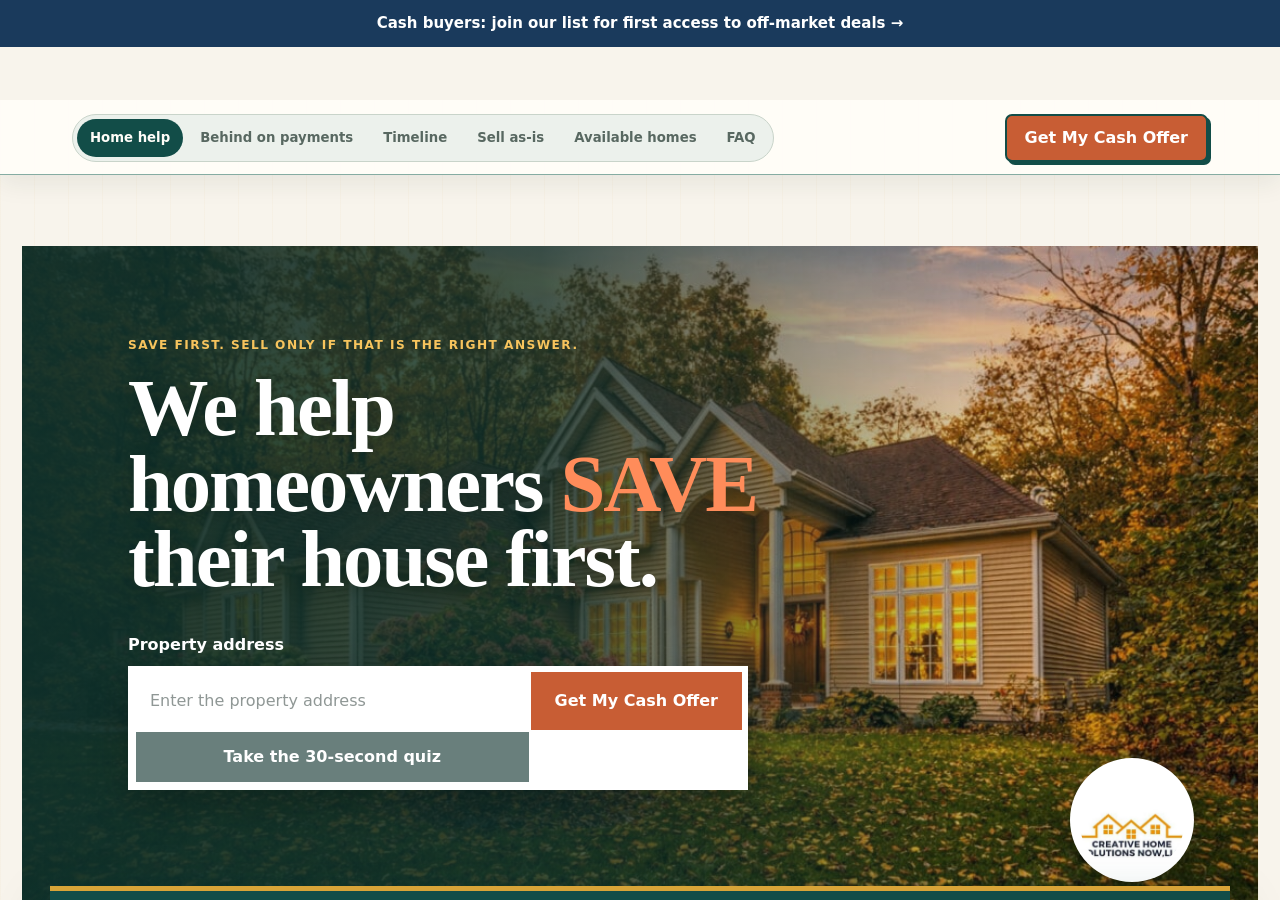
<file: index.html>
<!doctype html>
<html lang="en">
  <style>[data-generated-space-root]{top:100px!important;}.site-nav{position:relative!important;}@media (max-width:760px){.sticky-offer-btn{display:none!important;}}</style>
    <meta charset="utf-8" />
    <meta name="viewport" content="width=device-width, initial-scale=1, viewport-fit=cover, user-scalable=no" />
    <meta name="color-scheme" content="light dark" />
    <meta name="description" content="Understand Wisconsin foreclosure, lender options, and honest ways to keep or sell your home. Local help for east-central Wisconsin homeowners." />
    <meta name="robots" content="index, follow, max-image-preview:large" />
    <meta property="og:type" content="website" />
    <meta property="og:title" content="Stop Foreclosure in Wisconsin | Free Help" />
    <meta property="og:description" content="Understand Wisconsin foreclosure, lender options, and honest ways to keep or sell your home." />
    <!-- Empty inline icon: stops the browser fetching /favicon.ico, which
         lives outside the space's routes and fails auth. -->
    <link rel="icon" href="data:," />
    <title>Stop Foreclosure in Wisconsin | Free Help</title>
    <script type="application/ld+json">
      {
        "@context": "https://schema.org",
        "@type": "LocalBusiness",
        "name": "Creative Home Solutions Now, LLC",
        "description": "A Fond du Lac real estate investment company that explains homeowner options first and offers direct as-is cash purchases when selling is the best fit.",
        "address": { "@type": "PostalAddress", "addressLocality": "Fond du Lac", "addressRegion": "WI", "addressCountry": "US" },
        
    }
    </script>
    
  <link rel="stylesheet" crossorigin href="./assets/index-kyth1bb2.css"><script src="./form-shim.js"></script><script type="module" crossorigin src="./assets/index-nzv4h5cj.js"></script></head>
  <body>
<a href="/cash-buyers/" style="display:block;position:relative;top:0;left:0;right:0;z-index:35; background:#1a3a5c;color:#ffffff;text-align:center;padding:12px 16px;font-family:system-ui,sans-serif;font-size:15px;font-weight:600;text-decoration:none;">Cash buyers: join our list for first access to off-market deals &rarr;</a>
    <div
      data-generated-space-root=""
      data-generated-space-slug="creative-home-solutions-now-website-3"
    ></div>
  <script>
(function() {
  function swapPhoto() {
    var placeholders = document.querySelectorAll('[aria-label="Owner photo placeholder"]');
    placeholders.forEach(function(ph) {
      var img = document.createElement('img');
      img.src = 'owner-photo.jpg';
      img.alt = 'Jason Van Norman, owner of Creative Home Solutions Now';
      img.className = 'owner-photo';
      img.style.cssText = 'width:100%;height:100%;object-fit:cover;border-radius:50%;';
      ph.replaceWith(img);
    });
  }
  if (document.readyState === 'loading') {
    document.addEventListener('DOMContentLoaded', function() { setTimeout(swapPhoto, 500); });
  } else {
    setTimeout(swapPhoto, 500);
  }
})();
</script>
</body>
</html>
</file>
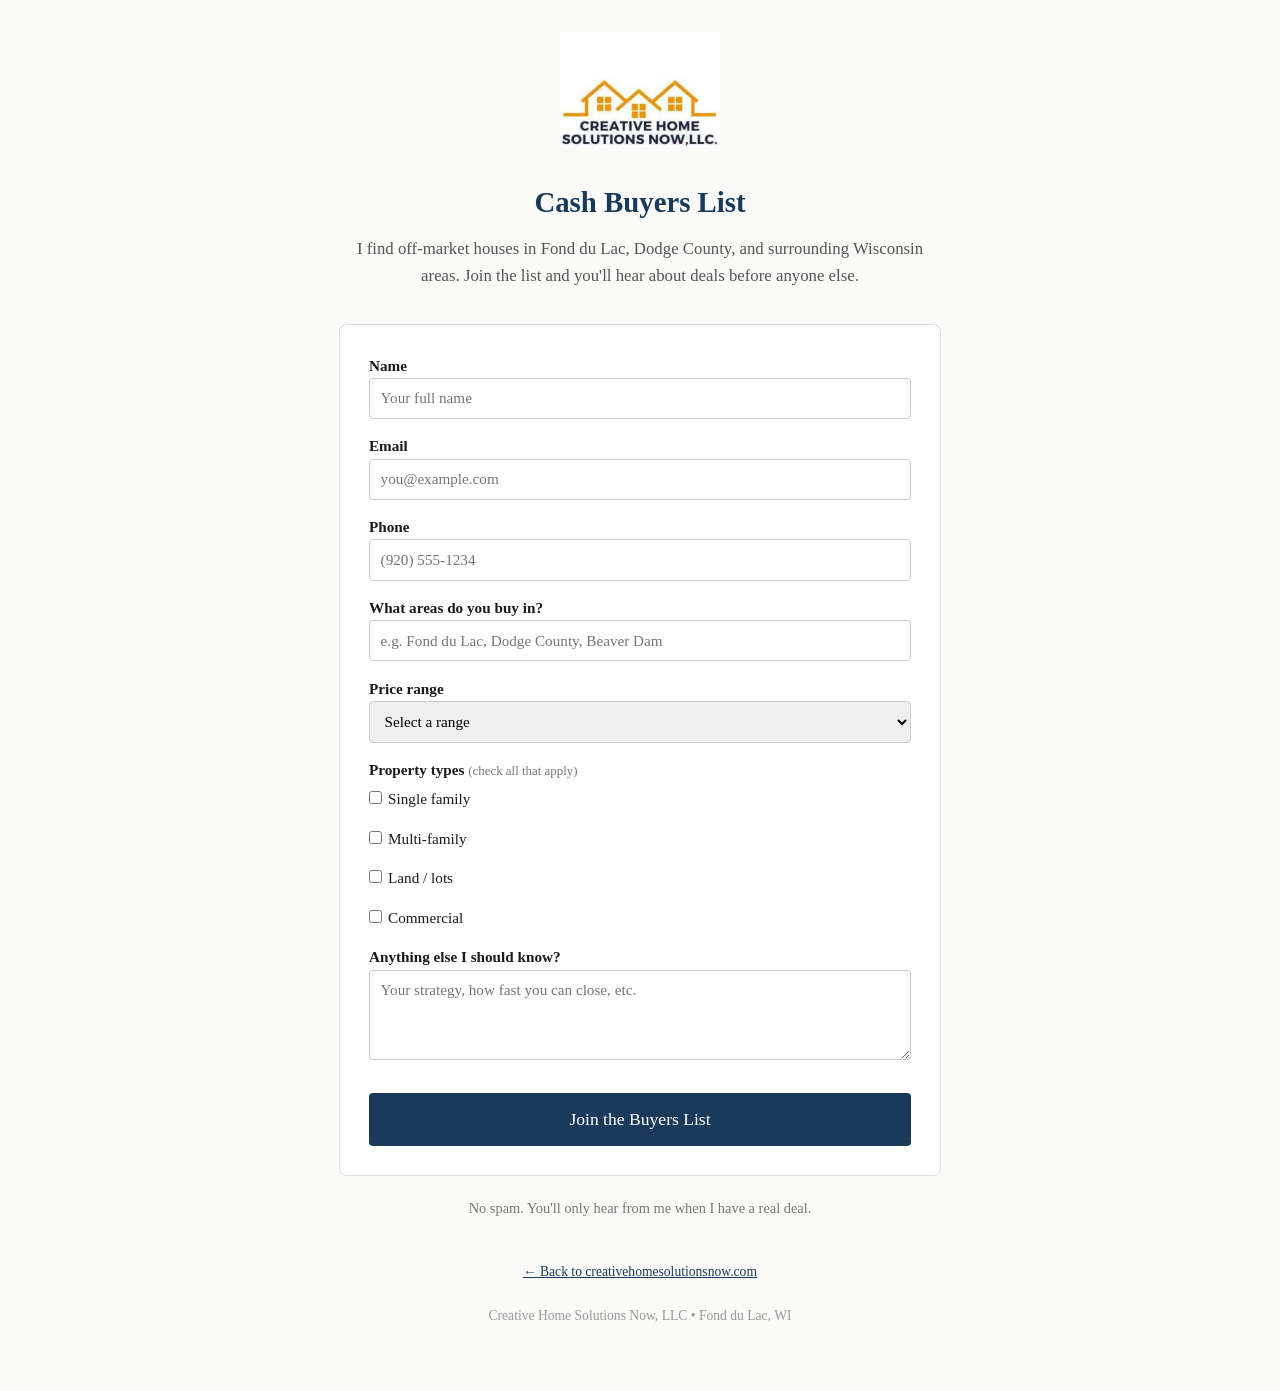
<file: cash-buyers/index.html>
<!doctype html>
<html lang="en">
<head><!-- Google Analytics 4 -->
<script async src="https://www.googletagmanager.com/gtag/js?id=G-3ZNF3DV7J1"></script>
<script>
  window.dataLayer = window.dataLayer || [];
  function gtag(){dataLayer.push(arguments);}
  gtag('js', new Date());
  gtag('config', 'G-3ZNF3DV7J1');
</script>
<meta charset="utf-8" />
<meta name="viewport" content="width=device-width, initial-scale=1" />
<meta name="description" content="Join the Creative Home Solutions Now cash buyers list. Get first access to off-market investment properties in Fond du Lac, Dodge County, and surrounding Wisconsin areas." />
<meta property="og:title" content="Cash Buyers List | Creative Home Solutions Now" />
<meta property="og:description" content="Get first access to off-market deals in Fond du Lac & Dodge County, Wisconsin." />
<link rel="icon" href="data:," />
<title>Cash Buyers List | Creative Home Solutions Now</title>
<style>
  * { box-sizing: border-box; margin: 0; padding: 0; }
  body { font-family: Georgia, 'Times New Roman', serif; color: #1a1a1a; line-height: 1.6; background: #fafaf8; }
  .wrap { max-width: 640px; margin: 0 auto; padding: 2em 1.2em 4em; }
  .logo { text-align: center; margin-bottom: 1.5em; }
  .logo img { max-width: 160px; height: auto; }
  h1 { font-size: 1.8em; text-align: center; color: #1a3a5c; margin-bottom: 0.4em; }
  .sub { text-align: center; color: #555; margin-bottom: 2em; font-size: 1.05em; }
  form { background: #fff; border: 1px solid #ddd; border-radius: 8px; padding: 1.8em; }
  label { display: block; font-weight: bold; margin: 1em 0 0.3em; font-size: 0.95em; }
  label:first-child { margin-top: 0; }
  input, select, textarea { width: 100%; padding: 0.7em; border: 1px solid #ccc; border-radius: 4px; font-size: 1em; font-family: inherit; }
  textarea { min-height: 90px; resize: vertical; }
  .hint { font-size: 0.85em; color: #777; margin-top: 0.2em; font-weight: normal; }
  button { display: block; width: 100%; margin-top: 1.5em; padding: 0.9em; background: #1a3a5c; color: #fff; border: none; border-radius: 4px; font-size: 1.1em; font-family: inherit; cursor: pointer; }
  button:hover { background: #24486e; }
  button:disabled { background: #999; cursor: default; }
  .note { text-align: center; font-size: 0.9em; color: #777; margin-top: 1.5em; }
  .success { display: none; background: #e8f5e9; border: 1px solid #4caf50; border-radius: 8px; padding: 1.5em; text-align: center; }
  .footer { text-align: center; margin-top: 3em; font-size: 0.85em; color: #999; }
  .footer a { color: #1a3a5c; }
</style>
</head>
<body>
<div class="wrap">
  <div class="logo">
    <img src="../assets/company-logo-5c9s4rtp.jpg" alt="Creative Home Solutions Now, LLC" />
  </div>
  <h1>Cash Buyers List</h1>
  <p class="sub">I find off-market houses in Fond du Lac, Dodge County, and surrounding Wisconsin areas. Join the list and you'll hear about deals before anyone else.</p>

  <div class="success" id="success">
    <h2>You're on the list.</h2>
    <p>I'll reach out when I have a deal that fits what you're looking for.</p>
  </div>

  <form id="buyerForm">
    <label>Name
      <input type="text" name="name" required placeholder="Your full name" />
    </label>
    <label>Email
      <input type="email" name="email" required placeholder="you@example.com" />
    </label>
    <label>Phone
      <input type="tel" name="phone" required placeholder="(920) 555-1234" />
    </label>
    <label>What areas do you buy in?
      <input type="text" name="areas" placeholder="e.g. Fond du Lac, Dodge County, Beaver Dam" />
    </label>
    <label>Price range
      <select name="price_range">
        <option value="">Select a range</option>
        <option>Under $100K</option>
        <option>$100K – $200K</option>
        <option>$200K – $300K</option>
        <option>$300K+</option>
        <option>No limit</option>
      </select>
    </label>
    <label>Property types <span class="hint">(check all that apply)</span></label>
    <div style="margin-top:0.3em;">
      <label style="font-weight:normal;"><input type="checkbox" name="property_types" value="Single family" style="width:auto;margin-right:0.4em;" />Single family</label>
      <label style="font-weight:normal;"><input type="checkbox" name="property_types" value="Multi-family" style="width:auto;margin-right:0.4em;" />Multi-family</label>
      <label style="font-weight:normal;"><input type="checkbox" name="property_types" value="Land" style="width:auto;margin-right:0.4em;" />Land / lots</label>
      <label style="font-weight:normal;"><input type="checkbox" name="property_types" value="Commercial" style="width:auto;margin-right:0.4em;" />Commercial</label>
    </div>
    <label>Anything else I should know?
      <textarea name="notes" placeholder="Your strategy, how fast you can close, etc."></textarea>
    </label>
    <input type="hidden" name="_subject" value="New cash buyer signup" />
    <button type="submit" id="submitBtn">Join the Buyers List</button>
  </form>

  <p class="note">No spam. You'll only hear from me when I have a real deal.</p>
  <div class="footer">
    <a href="../">← Back to creativehomesolutionsnow.com</a><br /><br />
    Creative Home Solutions Now, LLC • Fond du Lac, WI
  </div>
</div>
<script>
document.getElementById('buyerForm').addEventListener('submit', async function(e) {
  e.preventDefault();
  var btn = document.getElementById('submitBtn');
  btn.disabled = true;
  btn.textContent = 'Joining...';
  var data = {};
  new FormData(this).forEach(function(v, k) {
    if (data[k]) { data[k] = [].concat(data[k], v).join(', '); }
    else { data[k] = v; }
  });
  try {
    await fetch('https://formsubmit.co/ajax/jason@creativehomesolutionsnow.com', {
      method: 'POST',
      headers: { 'Content-Type': 'application/json', 'Accept': 'application/json' },
      body: JSON.stringify(data)
    });
    document.getElementById('buyerForm').style.display = 'none';
    document.getElementById('success').style.display = 'block';
  } catch (err) {
    btn.disabled = false;
    btn.textContent = 'Join the Buyers List';
    alert('Something went wrong. Please try again or call (920) 539-9037.');
  }
});
</script>
</body>
</html>
</file>
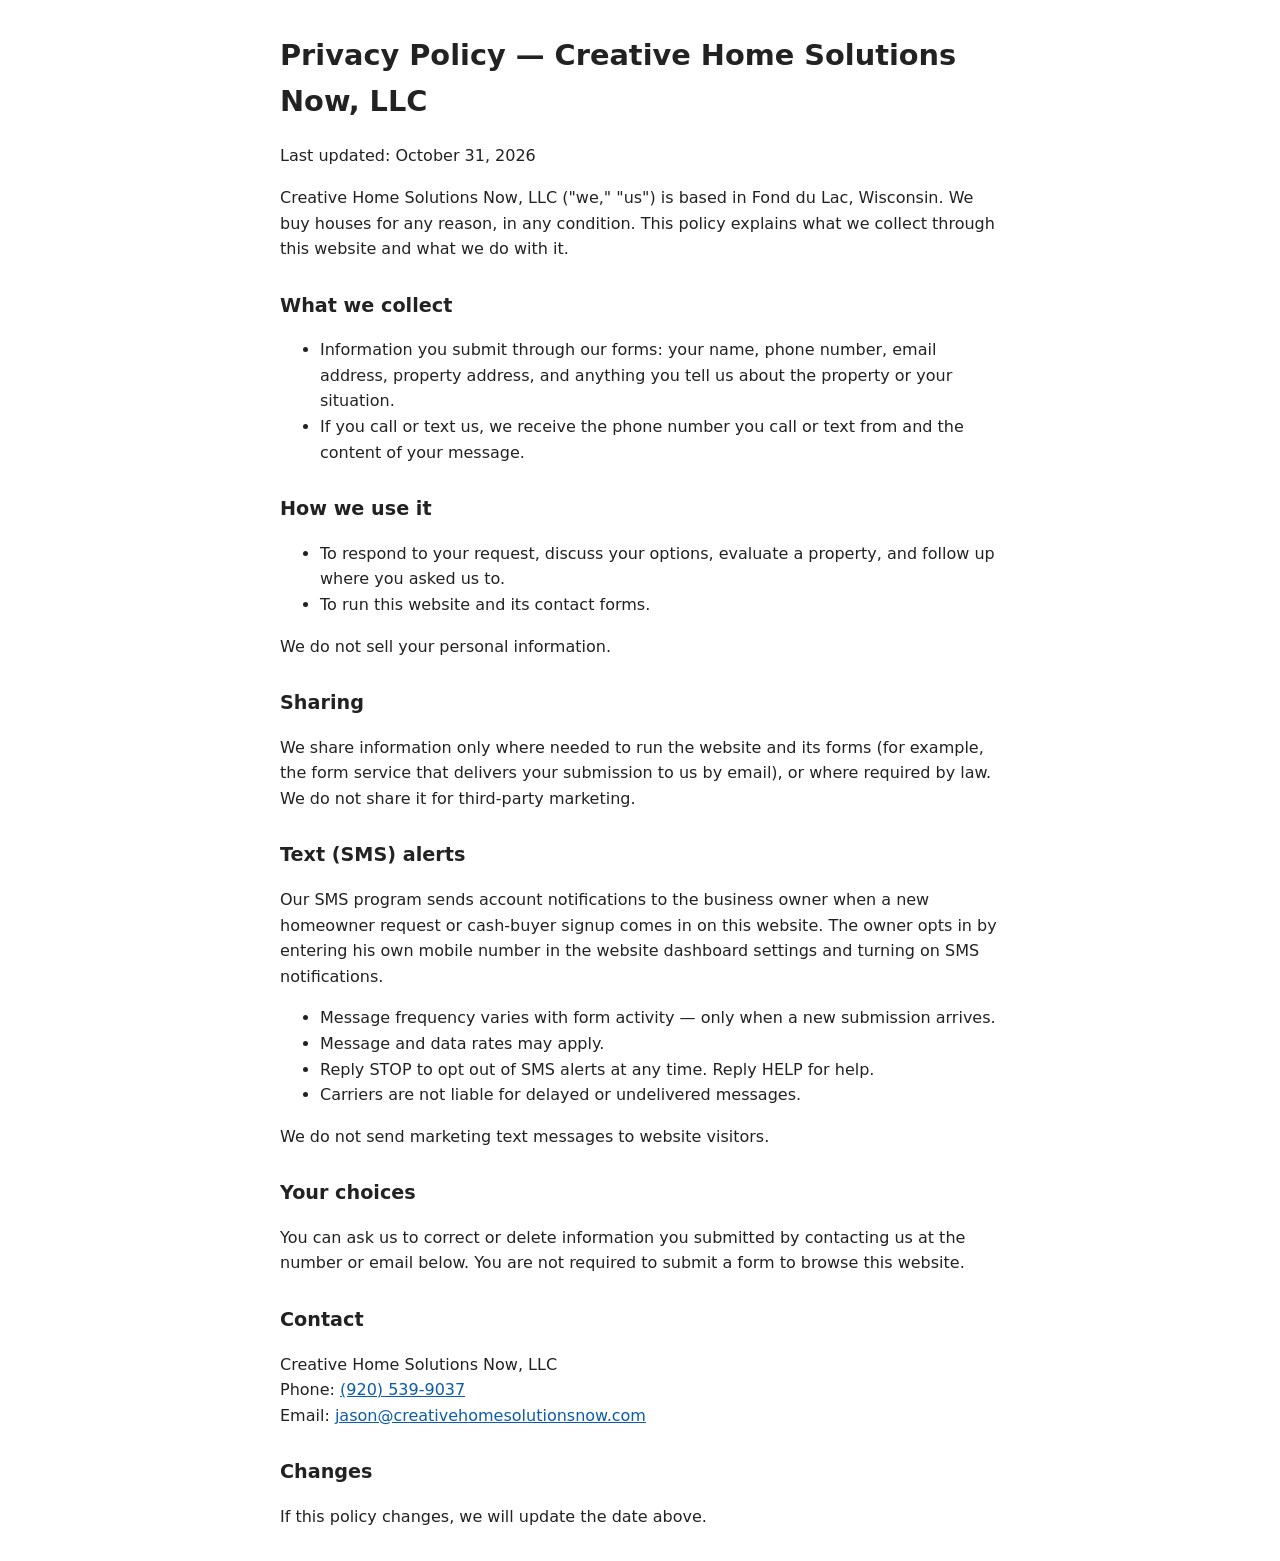
<file: privacy-policy/index.html>
<!doctype html>
<html lang="en">
<head>
<meta charset="utf-8" />
<meta name="viewport" content="width=device-width, initial-scale=1" />
<meta name="description" content="Privacy Policy for Creative Home Solutions Now, LLC — what we collect through creativehomesolutionsnow.com and what we do with it." />
<meta name="robots" content="index, follow" />
<title>Creative Home Solutions Now | Privacy Policy</title>
<style>
body{font-family:system-ui,-apple-system,Segoe UI,Roboto,Arial,sans-serif;max-width:720px;margin:2rem auto;padding:0 1rem;line-height:1.6;color:#222}
h1{font-size:1.8rem} h2{margin-top:1.8rem;font-size:1.2rem}
a{color:#0b5cad}
</style>
</head>
<body>
<h1>Privacy Policy — Creative Home Solutions Now, LLC</h1>
<p>Last updated: October 31, 2026</p>
<p>Creative Home Solutions Now, LLC ("we," "us") is based in Fond du Lac, Wisconsin. We buy houses for any reason, in any condition. This policy explains what we collect through this website and what we do with it.</p>

<h2>What we collect</h2>
<ul>
<li>Information you submit through our forms: your name, phone number, email address, property address, and anything you tell us about the property or your situation.</li>
<li>If you call or text us, we receive the phone number you call or text from and the content of your message.</li>
</ul>

<h2>How we use it</h2>
<ul>
<li>To respond to your request, discuss your options, evaluate a property, and follow up where you asked us to.</li>
<li>To run this website and its contact forms.</li>
</ul>
<p>We do not sell your personal information.</p>

<h2>Sharing</h2>
<p>We share information only where needed to run the website and its forms (for example, the form service that delivers your submission to us by email), or where required by law. We do not share it for third-party marketing.</p>

<h2>Text (SMS) alerts</h2>
<p>Our SMS program sends account notifications to the business owner when a new homeowner request or cash-buyer signup comes in on this website. The owner opts in by entering his own mobile number in the website dashboard settings and turning on SMS notifications.</p>
<ul>
<li>Message frequency varies with form activity — only when a new submission arrives.</li>
<li>Message and data rates may apply.</li>
<li>Reply STOP to opt out of SMS alerts at any time. Reply HELP for help.</li>
<li>Carriers are not liable for delayed or undelivered messages.</li>
</ul>
<p>We do not send marketing text messages to website visitors.</p>

<h2>Your choices</h2>
<p>You can ask us to correct or delete information you submitted by contacting us at the number or email below. You are not required to submit a form to browse this website.</p>

<h2>Contact</h2>
<p>Creative Home Solutions Now, LLC<br />
Phone: <a href="tel:+19205399037">(920) 539-9037</a><br />
Email: <a href="mailto:jason@creativehomesolutionsnow.com">jason@creativehomesolutionsnow.com</a></p>

<h2>Changes</h2>
<p>If this policy changes, we will update the date above.</p>
</body>
</html>
</file>
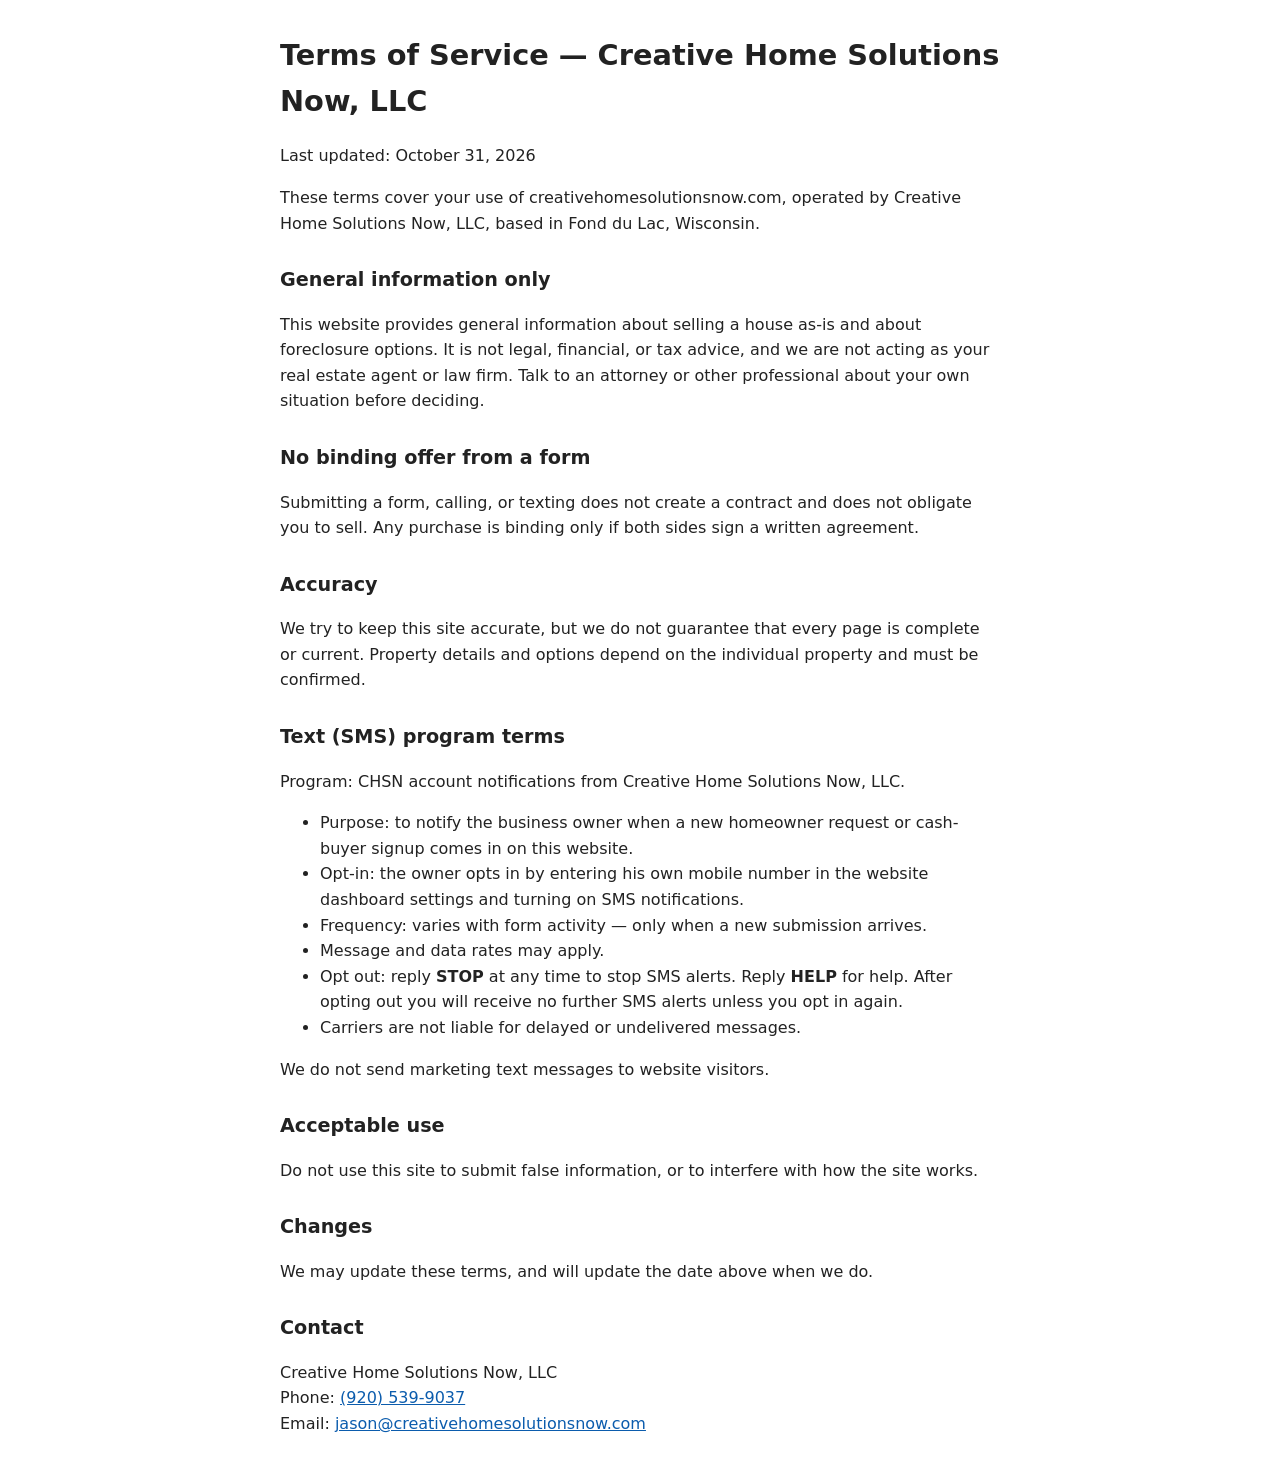
<file: terms-of-service/index.html>
<!doctype html>
<html lang="en">
<head>
<meta charset="utf-8" />
<meta name="viewport" content="width=device-width, initial-scale=1" />
<meta name="description" content="Terms of Service for Creative Home Solutions Now, LLC and creativehomesolutionsnow.com, including SMS program terms." />
<meta name="robots" content="index, follow" />
<title>Creative Home Solutions Now | Terms of Service</title>
<style>
body{font-family:system-ui,-apple-system,Segoe UI,Roboto,Arial,sans-serif;max-width:720px;margin:2rem auto;padding:0 1rem;line-height:1.6;color:#222}
h1{font-size:1.8rem} h2{margin-top:1.8rem;font-size:1.2rem}
a{color:#0b5cad}
</style>
</head>
<body>
<h1>Terms of Service — Creative Home Solutions Now, LLC</h1>
<p>Last updated: October 31, 2026</p>
<p>These terms cover your use of creativehomesolutionsnow.com, operated by Creative Home Solutions Now, LLC, based in Fond du Lac, Wisconsin.</p>

<h2>General information only</h2>
<p>This website provides general information about selling a house as-is and about foreclosure options. It is not legal, financial, or tax advice, and we are not acting as your real estate agent or law firm. Talk to an attorney or other professional about your own situation before deciding.</p>

<h2>No binding offer from a form</h2>
<p>Submitting a form, calling, or texting does not create a contract and does not obligate you to sell. Any purchase is binding only if both sides sign a written agreement.</p>

<h2>Accuracy</h2>
<p>We try to keep this site accurate, but we do not guarantee that every page is complete or current. Property details and options depend on the individual property and must be confirmed.</p>

<h2>Text (SMS) program terms</h2>
<p>Program: CHSN account notifications from Creative Home Solutions Now, LLC.</p>
<ul>
<li>Purpose: to notify the business owner when a new homeowner request or cash-buyer signup comes in on this website.</li>
<li>Opt-in: the owner opts in by entering his own mobile number in the website dashboard settings and turning on SMS notifications.</li>
<li>Frequency: varies with form activity — only when a new submission arrives.</li>
<li>Message and data rates may apply.</li>
<li>Opt out: reply <strong>STOP</strong> at any time to stop SMS alerts. Reply <strong>HELP</strong> for help. After opting out you will receive no further SMS alerts unless you opt in again.</li>
<li>Carriers are not liable for delayed or undelivered messages.</li>
</ul>
<p>We do not send marketing text messages to website visitors.</p>

<h2>Acceptable use</h2>
<p>Do not use this site to submit false information, or to interfere with how the site works.</p>

<h2>Changes</h2>
<p>We may update these terms, and will update the date above when we do.</p>

<h2>Contact</h2>
<p>Creative Home Solutions Now, LLC<br />
Phone: <a href="tel:+19205399037">(920) 539-9037</a><br />
Email: <a href="mailto:jason@creativehomesolutionsnow.com">jason@creativehomesolutionsnow.com</a></p>
</body>
</html>
</file>
<file: assets/index-kyth1bb2.css>
:root{--buncss-light:initial;--buncss-dark: ;color-scheme:light dark;--twsa-safe-area-inset-top:env(safe-area-inset-top,0px);--twsa-safe-area-inset-right:env(safe-area-inset-right,0px);--twsa-safe-area-inset-bottom:env(safe-area-inset-bottom,0px);--twsa-safe-area-inset-left:env(safe-area-inset-left,0px)}@media (prefers-color-scheme:dark){:root{--buncss-light: ;--buncss-dark:initial}}html,[data-generated-space-root]{height:100%;min-height:100%}[data-generated-space-root]{overflow:auto;position:fixed;scrollbar-width:none;inset:0}.hatch-space-root[data-hatch-space-root]{--hatch-space-bottom-padding:calc(var(--bottom-padding,0px) + env(safe-area-inset-bottom,0px));box-sizing:border-box;min-height:calc(100% + var(--header-height,0px) + var(--hatch-space-bottom-padding));min-height:calc(100dvh + var(--header-height,0px) + var(--hatch-space-bottom-padding));padding-top:var(--header-height,0px);padding-bottom:var(--hatch-space-bottom-padding);background:var(--bg,#f4f7fb);color:var(--text,#0f172a)}@media (prefers-color-scheme:dark){.hatch-space-root[data-hatch-space-root]{background:var(--bg,#0c111b);color:var(--text,#e5eef9)}}[data-generated-space-root]::-webkit-scrollbar{display:none}/*! tailwindcss v4.0.9 | MIT License | https://tailwindcss.com */@layer theme,base,components,utilities;@layer theme{:root,:host{--default-transition-duration:.15s;--default-transition-timing-function:cubic-bezier(.4,0,.2,1)}}@layer base{*,:after,:before{box-sizing:border-box;border:0 solid;margin:0;padding:0}::backdrop{box-sizing:border-box;border:0 solid;margin:0;padding:0}::-webkit-file-upload-button{box-sizing:border-box;border:0 solid;margin:0;padding:0}::file-selector-button{box-sizing:border-box;border:0 solid;margin:0;padding:0}html,:host{-webkit-text-size-adjust:100%;tab-size:4;font-feature-settings:initial;font-variation-settings:initial;-webkit-tap-highlight-color:transparent;font-family:ui-sans-serif,system-ui,-apple-system,BlinkMacSystemFont,Segoe UI,Roboto,Noto Sans,Ubuntu,Cantarell,Helvetica Neue,sans-serif,Apple Color Emoji,Segoe UI Emoji,Segoe UI Symbol,Noto Color Emoji;line-height:1.5}hr{color:inherit;border-top-width:1px;height:0}abbr:where([title]){-webkit-text-decoration:underline dotted;text-decoration:underline dotted}h1,h2,h3,h4,h5,h6{font-size:inherit;font-weight:inherit}a{color:inherit;-webkit-text-decoration:inherit;text-decoration:inherit}b,strong{font-weight:bolder}code,kbd,samp,pre{font-feature-settings:initial;font-variation-settings:initial;font-family:ui-monospace,SFMono-Regular,Menlo,Monaco,Consolas,Liberation Mono,Courier New,monospace;font-size:1em}small{font-size:80%}sub,sup{position:relative;vertical-align:baseline;font-size:75%;line-height:0}sub{bottom:-.25em}sup{top:-.5em}table{text-indent:0;border-color:inherit;border-collapse:collapse}:-moz-focusring{outline:auto}progress{vertical-align:baseline}summary{display:list-item}ol,ul,menu{list-style:none}img,svg,video,canvas,audio,iframe,embed,object{display:block;vertical-align:middle}img,video{max-width:100%;height:auto}button,input,select,optgroup,textarea{font:inherit;font-feature-settings:inherit;font-variation-settings:inherit;letter-spacing:inherit;color:inherit;opacity:1;background-color:#0000;border-radius:0}::-webkit-file-upload-button{font:inherit;font-feature-settings:inherit;font-variation-settings:inherit;letter-spacing:inherit;color:inherit;opacity:1;background-color:#0000;border-radius:0}::file-selector-button{font:inherit;font-feature-settings:inherit;font-variation-settings:inherit;letter-spacing:inherit;color:inherit;opacity:1;background-color:#0000;border-radius:0}:where(select:-webkit-any([multiple],[size])) optgroup{font-weight:bolder}:where(select:-moz-any([multiple],[size])) optgroup{font-weight:bolder}:where(select:is([multiple],[size])) optgroup{font-weight:bolder}:where(select:-webkit-any([multiple],[size])) optgroup option{padding-inline-start:20px}:where(select:-moz-any([multiple],[size])) optgroup option{padding-inline-start:20px}:where(select:is([multiple],[size])) optgroup option{padding-inline-start:20px}::-webkit-file-upload-button{margin-inline-end:4px}::file-selector-button{margin-inline-end:4px}::placeholder{opacity:1}@supports ( not (-webkit-appearance: -apple-pay-button)) or (contain-intrinsic-size: 1px){::placeholder{color:color-mix(in oklab,currentcolor 50%,transparent)}}textarea{resize:vertical}::-webkit-search-decoration{-webkit-appearance:none}::-webkit-date-and-time-value{text-align:inherit;min-height:1lh}::-webkit-datetime-edit{display:inline-flex}::-webkit-datetime-edit-fields-wrapper{padding:0}::-webkit-datetime-edit{padding-block-start:0;padding-block-end:0}::-webkit-datetime-edit-year-field{padding-block-start:0;padding-block-end:0}::-webkit-datetime-edit-month-field{padding-block-start:0;padding-block-end:0}::-webkit-datetime-edit-day-field{padding-block-start:0;padding-block-end:0}::-webkit-datetime-edit-hour-field{padding-block-start:0;padding-block-end:0}::-webkit-datetime-edit-minute-field{padding-block-start:0;padding-block-end:0}::-webkit-datetime-edit-second-field{padding-block-start:0;padding-block-end:0}::-webkit-datetime-edit-millisecond-field{padding-block-start:0;padding-block-end:0}::-webkit-datetime-edit-meridiem-field{padding-block-start:0;padding-block-end:0}::-webkit-calendar-picker-indicator{line-height:1}:-moz-ui-invalid{box-shadow:none}button{appearance:button}input:where([type=button],[type=reset],[type=submit]){appearance:button}::-webkit-file-upload-button{appearance:button}::file-selector-button{appearance:button}::-webkit-inner-spin-button{height:auto}::-webkit-outer-spin-button{height:auto}[hidden]:where(:not([hidden=until-found])){display:none!important}}@layer utilities{.collapse{visibility:collapse}.visible{visibility:visible}.sr-only{position:absolute;overflow:hidden;clip:rect(0,0,0,0);white-space:nowrap;border-width:0;width:1px;height:1px;margin:-1px;padding:0}.fixed{position:fixed}.relative{position:relative}.static{position:static}.\!container{width:100%!important}@media (min-width:40rem){.\!container{max-width:40rem!important}}@media (min-width:48rem){.\!container{max-width:48rem!important}}@media (min-width:64rem){.\!container{max-width:64rem!important}}@media (min-width:80rem){.\!container{max-width:80rem!important}}@media (min-width:96rem){.\!container{max-width:96rem!important}}.container{width:100%}@media (min-width:40rem){.container{max-width:40rem}}@media (min-width:48rem){.container{max-width:48rem}}@media (min-width:64rem){.container{max-width:64rem}}@media (min-width:80rem){.container{max-width:80rem}}@media (min-width:96rem){.container{max-width:96rem}}.block{display:block}.flex{display:flex}.hidden{display:none}.inline{display:inline}.table{display:table}.shrink{flex-shrink:1}.grow{flex-grow:1}.resize{resize:both}.capitalize{text-transform:capitalize}.blur{--tw-blur:blur(8px);filter:var(--tw-blur,)var(--tw-brightness,)var(--tw-contrast,)var(--tw-grayscale,)var(--tw-hue-rotate,)var(--tw-invert,)var(--tw-saturate,)var(--tw-sepia,)var(--tw-drop-shadow,)}.filter{filter:var(--tw-blur,)var(--tw-brightness,)var(--tw-contrast,)var(--tw-grayscale,)var(--tw-hue-rotate,)var(--tw-invert,)var(--tw-saturate,)var(--tw-sepia,)var(--tw-drop-shadow,)}.transition{transition-property:color,background-color,border-color,outline-color,text-decoration-color,fill,stroke,--tw-gradient-from,--tw-gradient-via,--tw-gradient-to,opacity,box-shadow,transform,translate,scale,rotate,filter,-webkit-backdrop-filter,backdrop-filter;transition-timing-function:var(--tw-ease,var(--default-transition-timing-function));transition-duration:var(--tw-duration,var(--default-transition-duration))}.safe{--twsa-safe-area-inset-top:env(safe-area-inset-top);--twsa-safe-area-inset-right:env(safe-area-inset-right);--twsa-safe-area-inset-bottom:env(safe-area-inset-bottom);--twsa-safe-area-inset-left:env(safe-area-inset-left)}}:root{--twsa-safe-area-inset-top:env(safe-area-inset-top);--twsa-safe-area-inset-right:env(safe-area-inset-right);--twsa-safe-area-inset-bottom:env(safe-area-inset-bottom);--twsa-safe-area-inset-left:env(safe-area-inset-left);--buncss-light:initial;--buncss-dark: ;--buncss-light:initial;--buncss-dark: ;color-scheme:light dark;--bg:#fcfcf8;--surface:#fff;--surface-soft:#f1f3ef;--text:#202321;--dim:#66716b;--border:#cfd5cf;--accent:#165dff;--orange:#f26a2e;--success:#1f7a55;--radius:10px;--space-surface:var(--surface);--space-surface-alt:var(--surface-soft);--space-muted:var(--dim);--space-border:var(--border);--space-accent:var(--accent)}@media (prefers-color-scheme:dark){:root{--buncss-light: ;--buncss-dark:initial;--buncss-light: ;--buncss-dark:initial;--bg:#111412;--surface:#1a1e1b;--surface-soft:#242a26;--text:#f5f4ed;--dim:#b7c0b9;--border:#3b443e;--accent:#7ea4ff;--orange:#ff8a58;--success:#61c698}}*{box-sizing:border-box}html{scroll-behavior:smooth;background:var(--bg)}body{background:var(--bg);color:var(--text);min-width:320px;margin:0;font-family:IBM Plex Sans,ui-sans-serif,system-ui,-apple-system,BlinkMacSystemFont,Segoe UI,Roboto,Noto Sans,Ubuntu,Cantarell,Helvetica Neue,sans-serif}button,input,select,textarea{font:inherit}button,a,input,select,textarea{-webkit-tap-highlight-color:transparent}button{cursor:pointer}button:disabled{cursor:wait;opacity:.65}h1,h2,h3,p{margin-top:0}h1,h2{letter-spacing:-.025em;font-family:Newsreader,Georgia,Times New Roman,serif}h1{margin-bottom:24px;font-size:clamp(2.5rem,8vw,5.8rem);font-weight:550;line-height:.98}h2{margin-bottom:18px;font-size:clamp(1.9rem,5vw,3.4rem);font-weight:560;line-height:1.04}h3{margin-bottom:8px;font-size:1.13rem;line-height:1.25}p{line-height:1.62}.app-shell{overflow-x:clip;background:repeating-linear-gradient(0deg,transparent 0,transparent 33px,color-mix(in srgb,var(--border)20%,transparent)34px),var(--bg);min-height:100vh}.site-nav{position:sticky;z-index:40;padding:max(14px,env(safe-area-inset-top))max(22px,calc((100vw - 1180px)/2 + 22px))12px;display:flex;background:color-mix(in srgb,var(--bg)96%,transparent);border-bottom:1px solid var(--border);justify-content:space-between;align-items: center;gap:18px;width:100%;margin:0 auto;top:0}.site-nav nav{display:flex;background:var(--surface-soft);border:1px solid var(--border);border-radius:999px;flex-wrap:wrap;gap:4px;padding:4px}.site-nav nav a{color:var(--dim);background:0 0;border:0;border-radius:999px;padding:9px 13px;font-size:.83rem;font-weight:700}.site-nav nav a.active{background:var(--text);color:var(--bg)}.sticky-offer-btn{color:#fff;background:var(--orange);border:2px solid var(--text);box-shadow:3px 3px 0 var(--text);border-radius:7px;flex:none;min-height:44px;padding:10px 18px;font-weight:850}.sticky-offer-btn:active{box-shadow:1px 1px 0 var(--text);transform:translate(2px,2px)}.business-mark{text-align:right;max-width:220px;font-family:Newsreader,Georgia,serif;font-size:1.03rem;font-weight:700}.hero-shell{display:grid;grid-template-columns:1.03fr .97fr;align-items: center;gap:34px 52px;max-width:1180px;margin:0 auto;padding:34px 22px 90px}.hero-heading{grid-column:1/-1;max-width:1030px}.hero-heading h1{max-width:1000px;margin-bottom:0;font-size:clamp(2.8rem,6vw,4.85rem)}.hero-heading h1 em,.hero-situations h2 em{color:var(--orange);font-style:normal}.hero-copy{position:relative;z-index:1}.hero-explainer{padding-top:12px}.hero-situations{grid-column:1/-1;display:grid;grid-template-columns:.58fr 1.42fr;color:#fff;border-top:5px solid var(--orange);background:#202321;align-items: start;gap:18px 34px;padding:22px 26px 24px}.hero-situations h2{margin-bottom:8px;font-size:clamp(1.85rem,3.5vw,2.7rem)}.hero-situations>div>p:last-child{color:#d6ddd8;margin-bottom:0;font-size:.9rem;line-height:1.45}.hero-situations ul{display:grid;grid-template-columns:repeat(3,minmax(0,1fr));list-style:none;gap:7px 9px;margin:0;padding:0}.hero-situations li{position:relative;color:#f7f8f5;background:#2d332f;border-bottom:1px solid #56605a;min-height:36px;padding:8px 9px 8px 29px;font-size:.82rem;font-weight:750;line-height:1.3}.hero-situations li:before{content:"✓";position:absolute;color:var(--orange);font-weight:900;top:7px;left:10px}.eyebrow{color:var(--accent);text-transform:uppercase;letter-spacing:.12em;margin-bottom:14px;font-size:.76rem;font-weight:800;line-height:1.3}.lede{color:var(--dim);max-width:650px;font-size:clamp(1.05rem,2vw,1.28rem)}.welcome-line{border-block:1px dashed var(--border);display:flex;align-items: center;gap:14px;margin:30px 0;padding:16px 0}.welcome-line p{margin:0;font-family:Newsreader,Georgia,serif;font-size:1.05rem;font-style:italic;line-height:1.4}.audio-btn{border:1px solid var(--text);color:var(--text);background:var(--surface);border-radius:999px;flex:none;padding:10px 13px;font-size:.8rem;font-weight:750}.primary-btn,.secondary-btn{border:2px solid var(--text);box-shadow:4px 4px 0 var(--text);border-radius:7px;min-height:48px;padding:13px 18px;transition:transform .15s,box-shadow .15s;font-weight:800}.primary-btn{background:var(--accent);color:#fff;border-color:var(--text)}.secondary-btn{background:var(--surface);color:var(--text)}.primary-btn:active,.secondary-btn:active{box-shadow:1px 1px 0 var(--text);transform:translate(3px,3px)}.hero-cta{padding-inline-start:25px;padding-inline-end:25px}.whiteboard{color:var(--text);overflow:visible;filter:drop-shadow(2px 3px 0 color-mix(in srgb,var(--border)55%,transparent));width:100%}.whiteboard .draw{fill:none;stroke:currentColor;stroke-width:4;stroke-linecap:round;stroke-linejoin:round;stroke-dasharray:1700;stroke-dashoffset:1700;animation:2.3s forwards draw}.whiteboard .house-lines{stroke-width:4.5}.whiteboard .draw-2{animation-delay:.85s}.whiteboard .draw-3{animation-delay:1.65s}.whiteboard text{fill:var(--dim);stroke:none;filter:none;letter-spacing:.08em;text-transform:uppercase;font:700 15px IBM Plex Sans,system-ui,-apple-system,BlinkMacSystemFont,Segoe UI,Roboto,Noto Sans,Ubuntu,Cantarell,Helvetica Neue}.accent-stroke{stroke:var(--accent)!important}.success-stroke{stroke:var(--success)!important}.orange-stroke{stroke:var(--orange)!important}@keyframes draw{to{stroke-dashoffset:0}}.guide{display:none}.guide-open{display:block;max-width:1040px;margin:0 auto;padding:20px 22px 80px}.step-heading{display:grid;grid-template-columns:54px 1fr;align-items: start;gap:18px;margin:64px 0 28px}.step-heading>span{display:grid;border:2px solid var(--text);background:var(--surface);color:var(--accent);box-shadow:3px 3px 0 var(--text);border-radius:50%;place-items: center;width:50px;height:50px;font-size:1.15rem;font-weight:900}.step-heading p{color:var(--dim);text-transform:uppercase;letter-spacing:.08em;margin:0 0 4px;font-size:.88rem;font-weight:800}.step-heading h2{max-width:760px;margin:0}.first-move{display:grid;grid-template-columns:repeat(3,1fr);border-block:2px solid var(--text);gap:30px;padding:30px 0}.first-move strong{display:block;color:var(--accent);margin-bottom:7px}.first-move p{margin:0}.guidance-note{background:color-mix(in srgb,var(--success)10%,var(--surface));border-radius:7px;margin:22px 0 70px;padding:18px}.library-intro{color:var(--dim);max-width:760px;margin:-4px 0 28px 72px;font-size:1.05rem}.option-list{border-top:2px solid var(--text)}.option-row{border-bottom:1px solid var(--border)}.option-row.option-open{background:color-mix(in srgb,var(--accent)4%,transparent)}.option-trigger{display:grid;grid-template-columns:74px 1fr 42px;text-align:left;color:var(--text);background:0 0;border:0;align-items: center;gap:18px;width:100%;padding:23px 8px 23px 0}.option-trigger:focus-visible{outline:3px solid color-mix(in srgb,var(--accent)45%,transparent);outline-offset:3px}.option-number{color:var(--border);font-family:Newsreader,Georgia,serif;font-size:2.35rem}.option-open .option-number{color:var(--accent)}.option-title{display:grid;gap:3px}.option-title small{color:var(--orange);text-transform:uppercase;letter-spacing:.08em;font-size:.7rem;font-weight:850}.option-title strong{font-family:Newsreader,Georgia,serif;font-size:1.55rem;line-height:1.15}.option-title em{color:var(--dim);font-size:.9rem;font-style:normal}.option-toggle{display:grid;border:1px solid var(--text);border-radius:50%;place-items: center;width:34px;height:34px;font-size:1.3rem;font-weight:500}.option-detail{display:grid;grid-template-columns:repeat(3,1fr);gap:22px;padding:2px 58px 30px 92px}.option-detail h3{color:var(--accent);text-transform:uppercase;letter-spacing:.08em;margin:0 0 7px;font-size:.76rem}.option-detail p{color:var(--dim);margin:0;font-size:.92rem}.option-detail .tradeoffs{grid-column:1/-1;display:grid;grid-template-columns:1fr 1fr;border-top:1px dashed var(--border);gap:22px;padding-top:19px}.option-detail>.source-link{grid-column:1/-1;justify-self:start}.number-example{grid-column:1/-1;background:color-mix(in srgb,var(--orange)8%,var(--surface));border-left:4px solid var(--orange);padding:16px 18px}.number-example h3{color:var(--orange)}.number-example p{color:var(--text)}.fha-note{border:1px dashed var(--text);background:var(--surface);margin:28px 0;padding:22px}.fha-note p{margin:6px 0}.sources-line{display:flex;flex-wrap:wrap;gap:12px 20px}.source-link{color:var(--accent);text-underline-offset:3px;font-size:.83rem;font-weight:800}.section-cta{display:flex;border-top:1px dashed var(--border);flex-wrap:wrap;align-items: center;gap:14px 18px;margin-top:30px;padding-top:22px}.section-cta .secondary-btn{display:inline-flex;color:var(--text);text-decoration:none;justify-content:center;align-items: center}.section-cta span{color:var(--dim);font-size:.86rem;font-weight:650}.section-intro{max-width:760px;margin-bottom:28px}.section-intro>p:last-child{color:var(--dim)}.rights-callout{border:3px double var(--success);background:color-mix(in srgb,var(--success)7%,var(--surface));margin:76px 0;padding:38px clamp(24px,5vw,54px)}.rights-callout h2{max-width:740px}.rights-callout>p:last-child{max-width:780px;margin-bottom:0;font-size:1.04rem}.comparison-section{margin:90px 0}.comparison-grid{border-top:2px solid var(--text)}.comparison-grid article{display:grid;grid-template-columns:180px 1fr;border-bottom:1px solid var(--border);gap:20px;padding:23px 0}.comparison-grid article h3{font-family:Newsreader,Georgia,serif;font-size:1.4rem}.comparison-grid dl{display:grid;grid-template-columns:repeat(3,1fr);gap:15px 22px;margin:0}.comparison-grid dl div{min-width:0}.comparison-grid dt{color:var(--accent);letter-spacing:.07em;text-transform:uppercase;font-size:.68rem;font-weight:850;line-height:1.3}.comparison-grid dd{color:var(--dim);margin:4px 0 0;font-size:.82rem;line-height:1.4}.wi-timeline{margin:100px 0 78px}.timeline-track{border-left:3px solid var(--text);margin:40px 0 28px 24px}.timeline-track article{position:relative;display:grid;grid-template-columns:1fr;padding:0 0 38px 38px}.timeline-dot{position:absolute;border:3px solid var(--bg);background:var(--accent);box-shadow:0 0 0 2px var(--text);border-radius:50%;width:18px;height:18px;top:2px;left:-10px}.timeline-track h3{font-family:Newsreader,Georgia,serif;font-size:1.35rem}.timeline-track p{color:var(--dim);max-width:760px;margin-bottom:10px}.timeline-track .window-note{color:var(--text);background:var(--surface-soft);border-left:3px solid var(--orange);padding:10px 13px}.timeline-scale{display:grid;grid-template-columns:auto 1fr auto;color:var(--dim);align-items: center;gap:14px;max-width:820px;margin:30px 0 8px;font-size:.78rem}.timeline-scale span{text-align:center;border-bottom:2px dashed var(--orange);padding:7px 10px}.timeline-time{display:inline-block;background:color-mix(in srgb,var(--accent)10%,var(--surface));padding:4px 9px;font-size:.76rem;font-weight:800;color:var(--text)!important;margin-bottom:8px!important}.stage-actions{display:grid;grid-template-columns:1fr 1fr;gap:12px;max-width:860px;margin:16px 0 0}.stage-actions div{background:var(--surface-soft);padding:14px}.stage-actions dt{color:var(--accent);letter-spacing:.04em;text-transform:uppercase;margin-bottom:5px;font-size:.72rem;font-weight:850}.stage-actions dd{color:var(--text);margin:0;font-size:.9rem;line-height:1.5}.timeline-alert{border:2px solid var(--orange);background:color-mix(in srgb,var(--orange)8%,var(--surface));max-width:860px;margin:8px 0 24px 24px;padding:18px 20px}.timeline-alert p{margin:5px 0 0}.bridge{color:#fff;position:relative;overflow:hidden;background:#202321;border-radius:3px 26px;margin:90px 0 10px;padding:56px clamp(24px,5vw,64px)}.bridge p:not(.eyebrow){color:#d6ddd8;max-width:700px}.bridge .secondary-btn{border-color:#fff;box-shadow:4px 4px #fff}.bridge-sketch{position:absolute;color:#7d8880;display:flex;letter-spacing:.1em;align-items: center;gap:8px;font-size:.66rem;font-weight:800;top:24px;right:26px;transform:rotate(-5deg)}.bridge-sketch i{border-top:2px dashed var(--orange);width:70px}.sale-path{max-width:1040px;margin:0 auto;padding:20px 22px 100px}.warning-panel{display:grid;grid-template-columns:60px 1fr;background:color-mix(in srgb,var(--orange)12%,var(--surface));border:2px solid var(--orange);gap:20px;padding:28px}.warning-mark{display:grid;background:var(--orange);color:#fff;border-radius:50%;place-items: center;width:52px;height:52px;font:900 1.5rem Georgia}.warning-panel h3{font-size:1.35rem}.situations-head{max-width:760px;margin:90px 0 30px}.situation-list{display:grid;grid-template-columns:repeat(2,1fr);border-top:2px solid var(--text)}.situation-list article{border-bottom:1px solid var(--border);padding:28px 26px 28px 0}.situation-list article:nth-child(2n){border-left:1px solid var(--border);padding-left:26px}.situation-list p{color:var(--dim);margin:0}.trust-section{color:#fff;display:grid;grid-template-columns:.9fr 1.1fr;background:#202321;gap:34px 56px;margin:90px 0;padding:48px}.trust-section>div:first-child p:not(.eyebrow){color:#c9d1cb}.trust-section ul{list-style:none;margin:0;padding:0}.trust-section li{position:relative;border-bottom:1px solid #404842;padding:11px 0 11px 30px}.trust-section li:before{content:"×";position:absolute;color:var(--orange);font-size:1.2rem;font-weight:900;left:0}.cancel-promise{grid-column:1/-1;border:2px solid var(--orange);display:grid;grid-template-columns:220px 1fr;align-items: start;gap:24px;padding:20px}.cancel-promise strong{color:var(--orange);font-family:Newsreader,Georgia,serif;font-size:1.25rem}.cancel-promise p{color:#e6ebe7;margin:0}.what-we-do{display:grid;grid-template-columns:.85fr 1.15fr;align-items: start;gap:60px;margin:85px 0}.what-we-do ol{list-style:none;counter-reset:flow;margin:0;padding:0}.what-we-do li{counter-increment:flow;border-bottom:1px solid var(--border);position:relative;padding:18px 0 18px 52px}.what-we-do li:before{content:counter(flow);position:absolute;display:grid;border:1px solid var(--text);border-radius:50%;place-items: center;width:34px;height:34px;font-weight:900;top:16px;left:0}.urgent-faq{border:2px solid var(--orange);box-shadow:8px 8px 0 color-mix(in srgb,var(--orange)30%,transparent);margin:20px 0 70px;padding:30px 36px}.urgent-faq p:last-child{max-width:820px;margin-bottom:0}.lead-panel{display:grid;grid-template-columns:.8fr 1.2fr;background:var(--surface-soft);border-block:2px solid var(--text);gap:50px;padding:45px}.final-lead-panel{max-width:1120px;margin:20px auto 100px;scroll-margin-top:96px}.final-lead-panel h2{max-width:500px}.direct-email{display:grid;background:var(--surface);border-left:5px solid var(--orange);gap:5px;margin-top:22px;padding:17px 18px}.direct-email span{color:var(--dim);letter-spacing:.04em;text-transform:uppercase;font-size:.78rem;font-weight:850}.direct-email a{color:var(--accent);overflow-wrap:anywhere;text-underline-offset:4px;width:-moz-fit-content;width:fit-content;max-width:100%;font-size:clamp(1rem,2.4vw,1.16rem);font-weight:850}.direct-email a:hover{color:var(--orange)}.direct-email a:focus-visible{color:var(--orange)}.lead-reassurance{color:var(--dim);border-top:1px dashed var(--border);margin-top:22px;padding-top:18px;font-size:.9rem;font-weight:700}.free-help>.section-cta{grid-column:1/-1}.form-stack{display:grid;gap:16px}.form-stack label{display:grid;color:var(--dim);gap:6px;font-size:.78rem;font-weight:800}.form-stack input,.form-stack select,.form-stack textarea,.lead-list select,.owner-property select{color:var(--text);background:var(--surface);border:1px solid var(--border);outline:none;border-radius:5px;width:100%;padding:12px 13px}.form-stack input:focus,.form-stack select:focus,.form-stack textarea:focus{border-color:var(--accent);box-shadow:0 0 0 3px color-mix(in srgb,var(--accent)18%,transparent)}.field-pair,.triple,.quad{display:grid;gap:13px}.field-pair{grid-template-columns:repeat(2,1fr)}.triple{grid-template-columns:2fr .7fr 1fr}.quad{grid-template-columns:repeat(4,1fr)}.check{align-items: start;grid-template-columns:20px 1fr!important;color:var(--text)!important;font-weight:500!important}.check input{width:18px;height:18px;padding:0}.form-error{color:#b7331c;background:color-mix(in srgb,#b7331c 8%,var(--surface));border-left:3px solid #b7331c;padding:10px 12px;font-weight:750}.success-note{display:grid;border:2px solid var(--success);background:color-mix(in srgb,var(--success)8%,var(--surface));gap:8px;padding:26px}.page-section{max-width:1120px;min-height:75vh;margin:0 auto;padding:68px 22px 100px}.page-heading{max-width:830px;margin-bottom:50px}.page-heading p:last-child{color:var(--dim);font-size:1.1rem}.listing-grid{display:grid;grid-template-columns:repeat(2,1fr);gap:28px}.listing-card{background:var(--surface);border:1px solid var(--border)}.listing-card>img,.photo-missing{object-fit:cover;width:100%;height:300px}.photo-missing{display:grid;color:var(--dim);background:repeating-linear-gradient(135deg,var(--surface-soft)0,var(--surface-soft)14px,var(--surface)14px,var(--surface)28px);place-items: center}.listing-body{padding:26px}.listing-city,.lead-meta{color:var(--accent);text-transform:uppercase;letter-spacing:.1em;margin-bottom:6px;font-size:.73rem;font-weight:850}.deal-numbers{display:grid;grid-template-columns:repeat(3,1fr);border-block:1px solid var(--border);margin:20px 0}.deal-numbers span{padding:14px 10px 14px 0;font-size:.92rem;font-weight:850}.deal-numbers small{display:block;color:var(--dim);text-transform:uppercase;letter-spacing:.05em;margin-bottom:4px;font-size:.68rem}.spec-line{color:var(--dim)}.empty-state{text-align:center;max-width:580px;margin:70px auto}.empty-house{border:3px solid var(--text);position:relative;border-top:0;width:100px;height:72px;margin:0 auto 30px}.empty-house:before{content:"";position:absolute;border-left:3px solid var(--text);border-top:3px solid var(--text);width:68px;height:68px;top:-34px;left:13px;transform:rotate(45deg)}.modal-backdrop{position:fixed;z-index:50;display:grid;background:#0a0e0bb8;place-items: center;padding:16px;inset:0}.modal{overflow:auto;background:var(--bg);color:var(--text);border:2px solid var(--text);width:min(700px,100%);max-height:min(820px,92vh);padding:28px;box-shadow:10px 10px #00000040}.modal-close{float:right;color:var(--dim);background:0 0;border:0;font-weight:800}.owner-tabs{display:flex;border-bottom:1px solid var(--border);flex-wrap:wrap;gap:8px;margin-bottom:28px}.owner-tabs button{color:var(--dim);background:0 0;border:0;border-bottom:3px solid #0000;margin-right:16px;padding:12px 5px;font-weight:800}.owner-tabs button.active{color:var(--text);border-bottom-color:var(--accent)}.owner-editor{background:var(--surface-soft);border-top:2px solid var(--text);margin:28px 0 45px;padding:28px}.social-settings,.notification-settings{background:var(--surface-soft);border-top:2px solid var(--text);max-width:760px;margin-top:30px;padding:28px}.social-settings .section-intro,.notification-settings .section-intro{margin-bottom:22px}.social-settings .section-intro h2,.notification-settings .section-intro h2{font-size:clamp(1.75rem,4vw,2.5rem)}.form-stack label small{color:var(--dim);font-size:.72rem;font-weight:550;line-height:1.4}.alert-toggles{display:grid;grid-template-columns:1fr 1fr;gap:12px}.alert-toggles>label{grid-template-columns:22px 1fr;color:var(--text);background:var(--surface);border:1px solid var(--border);cursor:pointer;align-items: start;gap:10px;min-height:82px;padding:14px}.alert-toggles input{width:19px;height:19px;margin-top:2px;padding:0}.alert-toggles span{display:grid;gap:5px}.gateway-note{color:var(--dim);background:var(--surface);border-left:4px solid var(--accent);margin:0;padding:14px 16px;font-size:.83rem;line-height:1.55}.gateway-note strong{color:var(--text)}.settings-actions{display:flex;flex-wrap:wrap;align-items: center;gap:12px}.delivery-history{border-top:1px solid var(--border);margin-top:30px;padding-top:24px}.delivery-history>h3{font-family:Newsreader,Georgia,serif;font-size:1.3rem}.delivery-history>div{display:grid;gap:8px}.delivery-history article{display:flex;background:var(--surface);border:1px solid var(--border);justify-content:space-between;align-items: start;gap:18px;padding:14px}.delivery-history article>div{display:grid;gap:3px;min-width:0}.delivery-history article span,.delivery-history article small{color:var(--dim);overflow-wrap:anywhere}.delivery-history article p{color:var(--dim);margin:6px 0 0;font-size:.8rem;line-height:1.45}.delivery-status{text-transform:uppercase;letter-spacing:.05em;border-radius:999px;flex:none;padding:5px 8px;font-size:.7rem;font-weight:850}.status-queued{background:color-mix(in srgb,var(--accent)10%,var(--surface));color:var(--accent)!important}.status-sent{background:color-mix(in srgb,var(--success)10%,var(--surface));color:var(--success)!important}.status-failed{background:color-mix(in srgb,#b7331c 10%,var(--surface));color:#b7331c!important}.social-field-label{display:flex;color:var(--text);align-items: center;gap:9px}.social-field-label svg{fill:none;stroke:currentColor;stroke-width:1.8;stroke-linecap:round;stroke-linejoin:round;width:22px;height:22px}.social-field-label .social-fill{fill:currentColor;stroke:none}.settings-saved{color:var(--success);background:color-mix(in srgb,var(--success)9%,var(--surface));border-left:3px solid var(--success);margin:0;padding:11px 13px;font-weight:800}.owner-list,.lead-list{display:grid;gap:18px;margin-top:30px}.owner-property,.lead-list article{background:var(--surface);border:1px solid var(--border);padding:22px}.owner-property-top,.lead-list article{display:flex;justify-content:space-between;align-items: start;gap:24px}.owner-property-top label,.lead-list label{color:var(--dim);min-width:150px;font-size:.73rem;font-weight:800}.owner-photo-strip{display:flex;flex-wrap:wrap;gap:8px;margin:18px 0}.owner-photo-strip img,.upload-tile{object-fit:cover;width:105px;height:82px}.upload-tile{display:grid;border:1px dashed var(--dim);color:var(--accent);cursor:pointer;place-items: center;font-size:.75rem;font-weight:850}.upload-tile input{display:none}.owner-summary{display:flex;color:var(--dim);flex-wrap:wrap;gap:18px;font-size:.85rem}.lead-note{background:var(--surface-soft);padding:12px}.empty-copy,.loading{color:var(--dim);padding:30px 0}.mission-lede strong{color:var(--text)}.glossary-section,.process-section,.faq-section,.free-help,.about-service,.legit-section{max-width:1120px;margin:0 auto;padding:76px 22px}.glossary-section,.faq-section,.about-service{border-top:1px solid var(--border)}.search-label{display:grid;color:var(--dim);gap:8px;max-width:640px;margin:30px 0;font-size:.8rem;font-weight:800}.search-label input{color:var(--text);background:var(--surface);border:1px solid var(--border);border-bottom:3px solid var(--accent);font:inherit;padding:15px 16px;font-size:1rem}.glossary-grid{display:grid;grid-template-columns:repeat(3,1fr);background:var(--border);border:1px solid var(--border);gap:1px}.glossary-grid article{background:var(--surface);padding:22px}.glossary-grid h3{font-size:1.2rem}.glossary-grid p{font-size:.9rem}.glossary-grid .why{color:var(--dim);margin-top:14px}.process-section{background:var(--surface-soft)}.process-steps{display:grid;grid-template-columns:repeat(2,1fr);background:var(--border);border:1px solid var(--border);gap:1px;margin-top:38px}.process-steps article{display:grid;grid-template-columns:52px 1fr;background:var(--surface);gap:14px;padding:24px}.process-steps article>span,.verify-grid article>span{color:var(--orange);font-family:Newsreader,Georgia,serif;font-size:1.8rem;font-weight:800}.process-steps h3{font-size:1.18rem}.process-steps p{color:var(--dim);font-size:.9rem}.assignment-note{color:var(--text);border-left:4px solid var(--orange);background:var(--surface);max-width:860px;margin:28px 0 0 auto;padding:20px 22px}.assignment-note p{margin:5px 0 0}.faq-list{border-top:2px solid var(--text);max-width:900px;margin-top:32px}.faq-list details{border-bottom:1px solid var(--border)}.faq-list summary{display:flex;cursor:pointer;justify-content:space-between;gap:18px;padding:20px 4px;font-family:Newsreader,Georgia,serif;font-size:1.25rem;font-weight:750}.faq-list summary span{color:var(--accent);font-family:IBM Plex Sans,sans-serif}.faq-list details[open] summary span{transform:rotate(45deg)}.faq-list details p{color:var(--dim);max-width:760px;padding:0 4px 22px}.free-help{display:grid;grid-template-columns:.8fr 1.2fr;border-block:2px solid var(--text);gap:50px}.resource-list{display:grid;gap:8px}.resource-list a{display:grid;color:var(--text);text-decoration:none;background:var(--surface);border-left:3px solid var(--accent);gap:5px;padding:17px 20px}.resource-list a:hover{background:color-mix(in srgb,var(--accent)6%,var(--surface))}.resource-list span{color:var(--dim);font-size:.86rem}.about-service{display:grid;grid-template-columns:1.2fr .8fr;gap:42px}.about-copy p{max-width:650px}.identity-panel{display:grid;grid-template-columns:1fr 1fr;align-items:stretch;gap:12px}.identity-panel img{object-fit:contain;border:1px solid var(--border);background:#fff;width:100%;height:230px;padding:12px}.photo-placeholder{display:grid;text-align:center;color:var(--dim);background:repeating-linear-gradient(135deg,var(--surface)0,var(--surface)15px,var(--surface-soft)15px,var(--surface-soft)30px);border:1px dashed var(--dim);place-content: center;gap:5px;min-height:230px}.photo-placeholder span{color:var(--text);font-family:Newsreader,Georgia,serif;font-size:1.35rem;font-weight:750}.service-area{grid-column:1/-1;margin-top:10px}.county-map{display:grid;grid-template-columns:repeat(4,1fr);border:1px solid var(--border);margin-top:20px}.county-map strong,.county-map span{display:grid;text-align:center;border-right:1px solid var(--border);background:var(--surface);place-items: center;min-height:100px;padding:16px}.county-map strong:nth-child(2),.county-map strong:nth-child(4){background:color-mix(in srgb,var(--accent)7%,var(--surface))}.county-map span{grid-column:1/-1;border-top:1px solid var(--border);color:var(--dim);border-right:0;min-height:auto}.legit-section{background:var(--surface-soft)}.verify-grid{display:grid;grid-template-columns:repeat(3,1fr);gap:18px;margin-top:30px}.verify-grid article{background:var(--surface);border-top:3px solid var(--accent);padding:22px}.do-not-list{columns:2;background:var(--surface);gap:40px;margin:28px 0 0;padding:22px 22px 22px 42px}.do-not-list li{break-inside:avoid;padding:7px 0}.buyer-banner{display:flex;background:var(--surface-soft);border-left:4px solid var(--orange);justify-content:space-between;align-items: center;gap:28px;margin:-20px 0 38px;padding:24px 26px}.buyer-banner h2{margin-bottom:5px;font-size:1.55rem}.buyer-banner p{max-width:690px;margin-bottom:0}.buyer-banner .primary-btn{flex:none}.modal-intro{color:var(--dim);max-width:610px;margin:8px 0 20px}.check-grid{display:grid;grid-template-columns:repeat(2,1fr);border:1px solid var(--border);gap:8px 16px;margin:0;padding:14px}.check-grid legend{color:var(--dim);padding:0 6px;font-size:.78rem;font-weight:800}.check-grid label{display:flex;grid-template-columns:none;color:var(--text);align-items: center;gap:7px;font-weight:500}.check-grid input{width:auto}.disclosures-page{max-width:900px}.disclosures-page article{border-top:1px solid var(--border);padding:28px 0}.disclosures-page article h2{font-size:1.6rem}.disclosures-page article p{color:var(--dim)}footer{border-top:2px solid var(--text);padding:34px 22px max(40px,env(safe-area-inset-bottom));display:grid;grid-template-columns:1fr 1fr;gap:14px 40px;max-width:1120px;margin:0 auto}footer p{color:var(--dim);margin:0}.footer-contact{grid-column:1/-1;display:flex;border-block:1px solid var(--border);flex-wrap:wrap;align-items:baseline;gap:6px 12px;padding:18px 0 12px}.footer-contact span{color:var(--text);font-weight:850}.footer-contact a{color:var(--accent);overflow-wrap:anywhere;text-underline-offset:4px;font-weight:850}.footer-contact a:hover{color:var(--orange)}.footer-contact a:focus-visible{color:var(--orange)}.social-links{grid-column:1/-1;display:flex;flex-wrap:wrap;gap:9px;padding:14px 0 4px}.social-links a{display:inline-flex;color:var(--text);background:var(--surface);border:1px solid var(--border);text-decoration:none;border-radius:5px;align-items: center;gap:9px;min-height:44px;padding:9px 13px;font-size:.83rem;font-weight:800}.social-links a:hover{color:var(--accent);border-color:var(--accent)}.social-links a:focus-visible{color:var(--accent);border-color:var(--accent)}.social-links svg{fill:none;stroke:currentColor;stroke-width:1.8;stroke-linecap:round;stroke-linejoin:round;width:22px;height:22px}.social-links .social-fill{fill:currentColor;stroke:none}.footer-legal{grid-column:1/-1;display:grid;background:var(--surface-soft);border-left:3px solid var(--text);gap:10px;margin-top:12px;padding:18px}.footer-legal p{color:var(--text);font-size:.78rem;line-height:1.55}.footer-link{color:var(--accent);background:0 0;border:0;border-bottom:1px solid;justify-self:start;padding:4px 0;font-weight:800}@media (min-width:761px){.site-nav{position:fixed;min-height:71px;inset:0 0 auto}.site-nav nav{flex-wrap:nowrap}.site-nav nav a{white-space:nowrap}.app-shell>main{padding-top:71px}}@media (max-width:760px){.site-nav{padding:max(10px,env(safe-area-inset-top))12px 9px;align-items:stretch}.site-nav nav{display:grid;grid-template-columns:1fr 1fr;border-radius:10px;width:100%}.site-nav nav a{border-radius:7px;padding-inline-start:8px;padding-inline-end:8px}.sticky-offer-btn{position:fixed;right:14px;bottom:max(14px,calc(env(safe-area-inset-bottom) + 10px));z-index:60;box-shadow:4px 4px 0 var(--text);min-height:52px;padding-inline-start:20px;padding-inline-end:20px}.business-mark{text-align:left;font-size:.95rem}.hero-shell{grid-template-columns:1fr;gap:18px;padding:20px 12px 64px}.hero-heading{grid-column:auto;padding-inline-start:4px;padding-inline-end:4px}.hero-heading .eyebrow{margin-bottom:8px;font-size:.67rem}.hero-heading h1{font-size:clamp(2.2rem,10.5vw,3.15rem);line-height:1}.hero-situations{grid-column:auto;grid-template-columns:1fr;gap:10px;margin-inline-start:0;margin-inline-end:0;padding:14px 10px 16px}.hero-situations .situations-intro>.eyebrow,.hero-situations .situations-intro>p:last-child{display:none}.hero-situations h2{margin:0;font-size:clamp(1.55rem,7vw,2rem)}.hero-situations ul{grid-template-columns:repeat(2,minmax(0,1fr));gap:5px}.hero-situations li{display:flex;align-items: center;min-height:0;padding:6px 5px 6px 22px;font-size:.7rem;line-height:1.2}.hero-situations li:before{top:5px;left:7px}.hero-explainer{padding:8px 4px 0}.whiteboard{grid-row:auto;max-height:285px}.welcome-line{flex-direction:column;align-items: flex-start}.guide-open,.sale-path,.page-section{padding-inline-start:18px;padding-inline-end:18px}.step-heading{grid-template-columns:42px 1fr;gap:14px}.step-heading>span{width:38px;height:38px}.first-move,.what-we-do,.lead-panel{grid-template-columns:1fr}.first-move{gap:22px}.library-intro{margin-left:0}.option-trigger{grid-template-columns:42px 1fr 34px;gap:10px;padding-block-start:20px;padding-block-end:20px}.option-number{font-size:1.6rem}.option-title strong{font-size:1.3rem}.option-title em{font-size:.82rem}.option-detail{grid-template-columns:1fr;gap:18px;padding:0 8px 26px 52px}.option-detail .tradeoffs{grid-template-columns:1fr;grid-column:auto}.option-detail>.source-link,.number-example{grid-column:auto}.comparison-grid article,.comparison-grid dl{grid-template-columns:1fr}.comparison-grid dl div{display:grid;grid-template-columns:118px 1fr;border-bottom:1px dashed var(--border);gap:12px;padding-bottom:10px}.trust-section{grid-template-columns:1fr;padding:32px 22px}.cancel-promise{grid-column:auto;grid-template-columns:1fr}.bridge{margin-inline-start:-4px;margin-inline-end:-4px;padding:44px 24px}.bridge-sketch{display:none}.warning-panel{grid-template-columns:1fr;padding:20px}.situation-list,.listing-grid{grid-template-columns:1fr}.situation-list article,.situation-list article:nth-child(2n){border-left:0;padding:24px 0}.lead-panel{gap:25px;padding:28px 20px}.field-pair,.triple,.quad,.deal-numbers{grid-template-columns:1fr}.deal-numbers span{border-bottom:1px solid var(--border)}.listing-card>img,.photo-missing{height:230px}.owner-property-top,.lead-list article{flex-direction:column}.owner-property-top label,.lead-list label{width:100%}.social-settings,.notification-settings{margin-top:20px;padding:22px 16px}.alert-toggles{grid-template-columns:1fr}.settings-actions{flex-direction:column;align-items:stretch}.settings-actions button{width:100%}.delivery-history article{flex-direction:column}.social-links{display:grid;grid-template-columns:1fr 1fr}.social-links a{justify-content:flex-start}.timeline-scale{grid-template-columns:1fr;gap:4px}.timeline-scale span{text-align:left}.stage-actions,.glossary-grid,.process-steps,.free-help,.about-service,.verify-grid,.identity-panel{grid-template-columns:1fr}.timeline-alert{margin-left:0}.glossary-section,.process-section,.faq-section,.free-help,.about-service,.legit-section{padding:56px 18px}.process-steps article{grid-template-columns:44px 1fr;padding:20px 16px}.free-help{gap:28px}.identity-panel img{height:190px}.service-area{grid-column:auto}.county-map{grid-template-columns:1fr 1fr}.county-map strong{min-height:86px}.county-map span{grid-column:1/-1}.do-not-list{columns:1}.buyer-banner{flex-direction:column;align-items:stretch}.buyer-banner .primary-btn{width:100%}.check-grid{grid-template-columns:1fr}.section-cta{flex-direction:column;align-items:stretch}.section-cta .secondary-btn{width:100%}.final-lead-panel{margin:10px 18px 90px;padding:30px 20px}footer{grid-template-columns:1fr;padding-bottom:calc(94px + env(safe-area-inset-bottom))}.footer-note{grid-column:auto}}@media (prefers-reduced-motion:reduce){html{scroll-behavior:auto}.whiteboard .draw{animation:none;stroke-dashoffset:0}.primary-btn,.secondary-btn{transition:none}}.site-nav nav a{display:inline-flex;color:var(--dim);text-decoration:none;border-radius:999px;justify-content:center;align-items: center;padding:9px 13px;font-size:.83rem;font-weight:700}.site-nav nav a.active{background:var(--text);color:var(--bg)}.seo-page{max-width:980px;margin:0 auto;padding:28px 22px 82px}.breadcrumbs{display:flex;color:var(--dim);flex-wrap:wrap;align-items: center;gap:8px;margin:14px 0 42px;font-size:.8rem}.breadcrumbs a{color:var(--accent);text-underline-offset:3px;font-weight:800}.seo-hero{border-bottom:2px solid var(--text);max-width:890px;padding:26px 0 68px}.seo-hero h1{max-width:900px;font-size:clamp(2.65rem,7vw,5rem)}.direct-answer{color:var(--text);max-width:820px;font-size:clamp(1.08rem,2vw,1.28rem);line-height:1.68}.inline-cta{display:inline-flex;text-decoration:none;justify-content:center;align-items: center;margin-top:13px}.seo-content{border-bottom:1px solid var(--border);padding:62px 0}.seo-content>p{color:var(--dim);max-width:820px;font-size:1.03rem}.seo-content a{color:var(--accent);text-underline-offset:3px;font-weight:800}.answer-grid{display:grid;grid-template-columns:repeat(2,1fr);background:var(--border);border:1px solid var(--border);gap:1px;margin-top:28px}.answer-grid section{background:var(--surface);padding:24px}.answer-grid h3{color:var(--accent)}.answer-grid p{color:var(--dim);margin-bottom:0}.paa-section{padding:68px 0}.paa-section .faq-list{margin-top:24px}.related-links{border-block:1px solid var(--border);padding:44px 0}.related-links h2{font-size:clamp(1.6rem,4vw,2.35rem)}.related-links>div{display:flex;flex-wrap:wrap;gap:10px}.related-links a{display:inline-flex;color:var(--text);background:var(--surface);border:1px solid var(--border);text-decoration:none;border-radius:5px;align-items: center;min-height:44px;padding:10px 13px;font-weight:800}.related-links a:hover{border-color:var(--accent);color:var(--accent)}.seo-contact{display:grid;grid-template-columns:.8fr 1.2fr;background:var(--surface-soft);border-block:2px solid var(--text);gap:44px;max-width:980px;margin:0 auto 90px;padding:40px}.footer-guides{grid-column:1/-1;display:flex;flex-wrap:wrap;gap:8px 18px;padding:14px 0 4px}.footer-guides a{color:var(--accent);text-underline-offset:3px;font-size:.83rem;font-weight:800}@media (max-width:760px){.site-nav nav{grid-template-columns:repeat(2,minmax(0,1fr))}.site-nav nav a{text-align:center;border-radius:7px;padding:10px 7px}.seo-page{padding:20px 18px 60px}.breadcrumbs{margin-bottom:28px}.seo-hero{padding-bottom:48px}.seo-hero h1{font-size:clamp(2.55rem,13vw,4rem)}.answer-grid,.seo-contact{grid-template-columns:1fr}.seo-content,.paa-section{padding:50px 0}.seo-contact{gap:24px;margin-inline-start:18px;margin-inline-end:18px;padding:28px 20px}.related-links>div{display:grid}}:root{--bg:#f8f4ec;--surface:#fffdf8;--surface-soft:#edf3ee;--text:#1f302b;--dim:#586861;--border:#c9d4ca;--accent:#176b62;--accent-deep:#124d48;--orange:#c85d34;--gold:#d8a438;--success:#347857}@media (prefers-color-scheme:dark){:root{--bg:#14201d;--surface:#1c2925;--surface-soft:#24352f;--text:#fff9ef;--dim:#c2d0c8;--border:#40554d;--accent:#6fc6b8;--accent-deep:#a7ddd2;--orange:#ef8a61;--gold:#e9bd60;--success:#75c695}}body{background:var(--bg)}.app-shell{background:linear-gradient(90deg,color-mix(in srgb,var(--gold)4%,transparent)1px,transparent 1px)0 0/34px 34px,var(--bg)}.site-nav{background:color-mix(in srgb,var(--surface)96%,transparent);border-bottom-color:color-mix(in srgb,var(--accent)38%,var(--border));box-shadow:0 8px 26px color-mix(in srgb,var(--text)8%,transparent)}.site-nav nav{background:color-mix(in srgb,var(--accent)8%,var(--surface))}.site-nav nav a.active{background:var(--accent-deep);color:#fffdf8}.sticky-offer-btn{background:var(--orange);border-color:var(--accent-deep);box-shadow:3px 3px 0 var(--accent-deep)}.eyebrow{color:var(--orange)}h1,h2{color:var(--accent-deep)}h3{color:color-mix(in srgb,var(--text)88%,var(--accent))}.primary-btn{background:var(--accent);border-color:var(--accent-deep);box-shadow:4px 4px 0 var(--accent-deep)}.secondary-btn{border-color:var(--accent-deep);box-shadow:4px 4px 0 var(--accent-deep)}.hero-shell{padding-top:42px}.hero-heading{position:relative;background:var(--surface);border-left:7px solid var(--orange);box-shadow:0 18px 50px color-mix(in srgb,var(--text)10%,transparent);padding:28px 32px 24px}.hero-heading:after{content:"";position:absolute;background:var(--gold);width:92px;height:7px;top:0;right:24px}.hero-situations{background:var(--accent-deep);border-top-color:var(--gold);box-shadow:0 16px 42px color-mix(in srgb,var(--accent-deep)25%,transparent)}.hero-situations li{background:color-mix(in srgb,#fff 8%,var(--accent-deep));border-color:#fff3}.hero-situations li:before{color:var(--gold)}.home-hero-visual{position:relative;overflow:hidden;box-shadow:18px 18px 0 color-mix(in srgb,var(--gold)35%,var(--surface));border-radius:4px 34px;align-self:stretch;min-height:440px;margin:0}.home-hero-visual>img{display:block;object-fit:cover;width:100%;height:100%;min-height:440px}.home-hero-visual:after{content:"";position:absolute;background:linear-gradient(transparent,color-mix(in srgb,var(--accent-deep)65%,transparent));pointer-events:none;height:32%;inset:auto 0 0}.home-hero-visual figcaption{position:absolute;z-index:2;display:flex;align-items: center;gap:8px;bottom:18px;right:20px}.photo-accent-dot{background:var(--gold);border:4px solid #fff;border-radius:50%;width:18px;height:18px}.photo-accent-line{border-top:3px solid #fff;width:74px}.hero-explainer{background:color-mix(in srgb,var(--surface)90%,var(--gold));border-bottom:5px solid var(--gold);padding:28px}.welcome-line{border-color:color-mix(in srgb,var(--accent)45%,var(--border))}.step-heading>span{background:var(--accent);color:#fff;border-color:var(--accent-deep);box-shadow:3px 3px 0 var(--gold)}.first-move{border:0;gap:18px}.first-move>div{position:relative;background:var(--surface);border-top:4px solid var(--gold);box-shadow:0 10px 26px color-mix(in srgb,var(--text)7%,transparent);padding:24px 22px 22px 52px}.first-move>div:before{content:"✓";position:absolute;display:grid;color:#fff;background:var(--accent);border-radius:50%;place-items: center;width:24px;height:24px;font-weight:900;top:22px;left:18px}.guidance-note{border-left:6px solid var(--success)}.option-list{border-top-color:var(--accent-deep)}.option-row{background:var(--surface);border:1px solid var(--border);margin-bottom:8px}.option-row.option-open{background:color-mix(in srgb,var(--accent)7%,var(--surface));border-color:color-mix(in srgb,var(--accent)55%,var(--border))}.option-toggle{color:var(--accent);border-color:var(--accent)}.number-example{border-left-color:var(--gold);background:color-mix(in srgb,var(--gold)12%,var(--surface))}.rights-callout{border:0;border-left:8px solid var(--success);background:color-mix(in srgb,var(--success)12%,var(--surface));box-shadow:12px 12px 0 color-mix(in srgb,var(--success)12%,transparent)}.comparison-grid article:nth-child(odd){background:color-mix(in srgb,var(--gold)5%,var(--surface))}.timeline-dot{background:var(--orange);box-shadow:0 0 0 3px var(--gold)}.stage-actions div{border-top:3px solid var(--accent)}.bridge,.trust-section{background:var(--accent-deep)}.warning-panel{border-color:var(--orange);background:color-mix(in srgb,var(--orange)13%,var(--surface))}.situation-list article{position:relative;background:var(--surface);padding:28px 26px 28px 62px}.situation-list article:nth-child(2n){padding-left:62px}.situation-list article:before{content:"";position:absolute;border:6px solid var(--gold);border-radius:50% 50% 50% 4px;width:22px;height:22px;top:30px;left:24px;transform:rotate(-45deg)}.what-we-do{background:color-mix(in srgb,var(--accent)8%,var(--surface));border-top:5px solid var(--accent);padding:36px}.urgent-faq{background:color-mix(in srgb,var(--gold)10%,var(--surface))}.lead-panel{background:color-mix(in srgb,var(--accent)9%,var(--surface));border:0;border-top:6px solid var(--orange);box-shadow:0 20px 55px color-mix(in srgb,var(--text)10%,transparent)}.section-cta{border:1px solid color-mix(in srgb,var(--accent)32%,var(--border));border-left:5px solid var(--accent);background:color-mix(in srgb,var(--accent)7%,var(--surface));min-height:84px;padding:16px 18px}.brand-stamp{object-fit:contain;box-shadow:0 4px 12px color-mix(in srgb,var(--text)14%,transparent);background:#fff;border-radius:50%;flex:none;width:58px;height:58px;padding:4px}.glossary-section,.faq-section,.about-service{border-top:7px solid color-mix(in srgb,var(--gold)50%,var(--surface))}.glossary-grid article:nth-child(3n+1){border-top:4px solid var(--accent)}.glossary-grid article:nth-child(3n+2){border-top:4px solid var(--orange)}.glossary-grid article:nth-child(3n+3){border-top:4px solid var(--gold)}.process-section{background:color-mix(in srgb,var(--accent)8%,var(--surface))}.process-steps article:nth-child(3n+1)>span{color:var(--accent)}.process-steps article:nth-child(3n+2)>span{color:var(--orange)}.process-steps article:nth-child(3n+3)>span{color:var(--gold)}.free-help{background:color-mix(in srgb,var(--gold)8%,var(--surface));border:0}.resource-list a{box-shadow:0 6px 18px color-mix(in srgb,var(--text)6%,transparent);border-left-width:6px}.about-service{background:var(--surface)}.identity-panel{grid-template-columns:1fr 1.35fr}.identity-panel img{box-shadow:0 12px 28px color-mix(in srgb,var(--text)12%,transparent);border:0;height:260px}.identity-panel .about-home-photo{object-fit:cover;border-radius:2px 24px;padding:0}.identity-panel .photo-placeholder{grid-column:1/-1;min-height:130px}.county-map strong{border-top:5px solid var(--accent)}.county-map strong:nth-child(2n),.verify-grid article:nth-child(2){border-top-color:var(--orange)}.verify-grid article:nth-child(3){border-top-color:var(--gold)}.page-visual-heading{display:grid;grid-template-columns:1fr .85fr;align-items: center;gap:42px;margin-bottom:46px}.page-visual-heading .page-heading{margin:0}.page-visual-heading>img{object-fit:cover;box-shadow:14px 14px 0 color-mix(in srgb,var(--gold)32%,var(--surface));border-radius:3px 28px;width:100%;height:330px}.buyer-banner{border-left:0;border-top:5px solid var(--orange);background:color-mix(in srgb,var(--orange)8%,var(--surface));box-shadow:0 12px 28px color-mix(in srgb,var(--text)8%,transparent)}.listing-card{box-shadow:0 12px 32px color-mix(in srgb,var(--text)9%,transparent)}.empty-state{background:var(--surface);border-top:5px solid var(--gold);padding:36px}.disclosures-page article{background:var(--surface);border-top:5px solid var(--accent);box-shadow:0 8px 24px color-mix(in srgb,var(--text)6%,transparent);margin:18px 0;padding:30px}.disclosures-page article:nth-child(odd){border-top-color:var(--orange)}.seo-page{max-width:1060px}.seo-hero{max-width:none}.visual-seo-hero{display:grid;grid-template-columns:minmax(0,1.15fr)minmax(320px,.85fr);border-bottom-color:var(--accent-deep);align-items: center;gap:46px;padding:34px 0 64px}.visual-seo-hero>div{border-left:6px solid var(--orange);padding:18px 0 18px 24px}.visual-seo-hero figure{position:relative;min-height:430px;margin:0}.visual-seo-hero figure>img:first-child{display:block;object-fit:cover;box-shadow:16px 16px 0 color-mix(in srgb,var(--gold)32%,var(--surface));border-radius:3px 34px;width:100%;height:430px}.visual-seo-hero .hero-logo-stamp{position:absolute;object-fit:contain;background:#fff;border-radius:50%;width:96px;height:96px;padding:8px;bottom:-18px;right:-14px;box-shadow:0 10px 26px #192d263d}.seo-content{position:relative;background:var(--surface);border:0;border-top:5px solid var(--accent);box-shadow:0 9px 26px color-mix(in srgb,var(--text)6%,transparent);margin:26px 0;padding:48px}.seo-content:nth-of-type(2n){border-top-color:var(--orange);background:color-mix(in srgb,var(--gold)5%,var(--surface))}.seo-content:after{content:"";position:absolute;border:12px solid color-mix(in srgb,var(--gold)38%,transparent);border-radius:50% 50% 50% 8px;width:54px;height:54px;top:26px;right:28px;transform:rotate(-45deg)}.answer-grid{background:0 0;border:0;gap:14px}.answer-grid section{border-top:4px solid var(--gold);box-shadow:0 6px 18px color-mix(in srgb,var(--text)6%,transparent)}.answer-grid section:nth-child(2n){border-top-color:var(--orange)}.paa-section{background:color-mix(in srgb,var(--accent)8%,var(--surface));margin:34px 0;padding:50px}.related-links{background:color-mix(in srgb,var(--gold)9%,var(--surface));border:0;border-top:5px solid var(--gold);padding:44px}.seo-contact{position:relative;background:color-mix(in srgb,var(--accent)10%,var(--surface));border:0;border-top:7px solid var(--orange);box-shadow:0 20px 54px color-mix(in srgb,var(--text)10%,transparent)}.contact-image{position:relative;margin:-18px 0 24px}.contact-image>img:first-child{display:block;object-fit:cover;border-radius:2px 20px;width:100%;height:180px}.contact-image .contact-logo{position:absolute;object-fit:contain;background:#fff;border-radius:50%;width:78px;height:78px;padding:5px;bottom:-20px;right:14px;box-shadow:0 7px 20px #192d2640}footer{grid-template-columns:92px 1fr;background:color-mix(in srgb,var(--accent)6%,transparent);padding-top:42px}.footer-logo{object-fit:contain;box-shadow:0 8px 24px color-mix(in srgb,var(--text)14%,transparent);background:#fff;border-radius:50%;width:88px;height:88px;padding:6px}.footer-brand-copy{align-self: center}.footer-brand-copy strong{display:block;color:var(--accent-deep);font-family:Newsreader,Georgia,serif;font-size:1.35rem}.footer-brand-copy p{margin-top:5px}.footer-contact,.social-links,.footer-guides,.footer-legal,footer>.footer-link{grid-column:1/-1}.footer-legal{border-left-color:var(--accent);background:color-mix(in srgb,var(--accent)8%,var(--surface))}@media (max-width:760px){.app-shell{background-size:28px 28px}.hero-shell{padding-top:16px}.hero-heading{border-left-width:5px;padding:20px 18px 18px}.hero-explainer{padding:22px 18px}.home-hero-visual{box-shadow:9px 9px 0 color-mix(in srgb,var(--gold)32%,var(--surface));min-height:280px}.home-hero-visual>img{height:280px;min-height:280px}.first-move>div{padding:22px 18px 20px 50px}.situation-list article,.situation-list article:nth-child(2n){padding:24px 14px 24px 52px}.situation-list article:before{top:27px;left:16px}.what-we-do{padding:28px 20px}.section-cta{flex-direction:row;align-items: center}.section-cta .brand-stamp{width:50px;height:50px}.section-cta .secondary-btn{width:calc(100% - 66px)}.section-cta span{width:100%}.identity-panel{grid-template-columns:1fr 1.15fr}.identity-panel img{height:180px}.identity-panel .photo-placeholder{min-height:110px}.page-visual-heading{grid-template-columns:1fr;gap:28px}.page-visual-heading>img{box-shadow:9px 9px 0 color-mix(in srgb,var(--gold)32%,var(--surface));height:250px}.visual-seo-hero{grid-template-columns:1fr;gap:28px;padding-top:12px}.visual-seo-hero>div{padding:16px 4px 12px 16px}.visual-seo-hero figure{min-height:270px}.visual-seo-hero figure>img:first-child{box-shadow:9px 9px 0 color-mix(in srgb,var(--gold)32%,var(--surface));height:270px}.visual-seo-hero .hero-logo-stamp{width:72px;height:72px;bottom:-14px;right:8px}.seo-content{margin:18px 0;padding:34px 20px}.seo-content:after{border-width:8px;width:36px;height:36px;top:18px;right:17px}.paa-section,.related-links{padding:36px 20px}.seo-contact{margin-inline-start:14px;margin-inline-end:14px}.contact-image>img:first-child{height:150px}footer{grid-template-columns:72px 1fr}.footer-logo{width:68px;height:68px}}.home-hero-visual .home-hero-logo{position:absolute;z-index:3;object-fit:contain;background:#fff;border-radius:50%;width:106px;height:106px;padding:8px;bottom:18px;left:20px;box-shadow:0 10px 28px #192d2647}@media (max-width:760px){.home-hero-visual .home-hero-logo{width:78px;height:78px;bottom:14px;left:14px}}.hero-situations h2{color:#fff}.home-hero-visual>img.home-hero-logo{min-height:0}.hero-shell{display:block;max-width:100%;padding-top:0}.hero-photo-stage{position:relative;overflow:hidden;background:var(--accent-deep);min-height:670px}.hero-house-photo{position:absolute;object-fit:cover;object-position:center;width:100%;height:100%;inset:0}.hero-photo-shade{position:absolute;background:linear-gradient(90deg,#0e312ced 0%,#0e312cc7 42%,#0e312c2e 75%,#0e312c14 100%);inset:0}.hero-photo-stage .hero-heading{position:relative;z-index:2;box-shadow:none;background:0 0;border-left:0;width:min(720px,100% - 80px);margin-left:max(5vw,50vw - 590px);padding:92px 42px 42px}.hero-photo-stage .hero-heading:after{display:none}.hero-photo-stage .eyebrow{color:#f7c45d}.hero-photo-stage h1{color:#fff;text-shadow:0 3px 20px #0003;max-width:700px;margin:16px 0 36px;font-size:clamp(3.3rem,6.3vw,6.9rem);line-height:.94}.hero-photo-stage h1 em{color:#ff8c5a}.hero-photo-stage>.home-hero-logo{position:absolute;z-index:3;object-fit:contain;background:#fff;border-radius:50%;width:124px;height:124px;padding:9px;bottom:34px;right:clamp(26px,5vw,76px);box-shadow:0 12px 34px #0000004d}.address-start{max-width:620px}.address-start label{display:block;color:#fff;margin-bottom:9px;font-weight:900}.address-start>div{display:grid;grid-template-columns:1fr auto;background:#fff;padding:6px;box-shadow:0 14px 38px #0000003d}.address-start input{color:#1f302b;background:#fff;border:0;min-width:0;padding:17px 16px;font-size:1rem}.address-start input:focus{outline:3px solid #f7c45d;outline-offset:-3px}.address-start button{background:var(--orange);color:#fff;cursor:pointer;border:0;padding:15px 24px;font-weight:900}.hero-situations{position:relative;z-index:4;max-width:1180px;margin:-30px auto 0;box-shadow:0 20px 50px #124d4840}.hero-situations li{display:flex;align-items: center;gap:10px}.hero-situations li:before{display:none}.situation-icon{display:grid;background:var(--gold);border-radius:8px 8px 8px 2px;flex:0 0 31px;place-items: center;width:31px;height:31px}.situation-icon svg{fill:none;stroke:var(--accent-deep);stroke-width:1.7;stroke-linecap:round;stroke-linejoin:round;width:19px;height:19px}.hero-explainer{max-width:1180px;margin:28px auto 0}.trust-bar{display:grid;grid-template-columns:1.25fr repeat(3,1fr);background:var(--surface);border-top:5px solid var(--orange);box-shadow:0 12px 34px color-mix(in srgb,var(--text)9%,transparent);align-items: center;gap:0;max-width:1180px;margin:26px auto 0;padding:20px 28px}.trust-bar>div{display:flex;border-left:1px solid var(--border);flex-direction:column;justify-content:center;min-height:86px;padding:12px 24px}.trust-bar>div:first-child{border-left:0}.trust-bar strong{color:var(--accent-deep);font-family:Newsreader,Georgia,serif;font-size:2.8rem;line-height:1}.trust-bar span{color:var(--text);margin-top:7px;font-weight:800}.owner-photo-placeholder{position:relative;background:color-mix(in srgb,var(--accent)9%,var(--surface))}.owner-photo-placeholder:before{content:"";position:absolute;background:color-mix(in srgb,var(--accent)24%,var(--surface));border-radius:50%;width:58px;height:58px;left:20px}.owner-photo-placeholder span,.owner-photo-placeholder small{padding-left:76px}.owner-photo-placeholder small{color:var(--dim);margin-top:4px}.comparison-grid{background:0 0;border:0;gap:18px}.comparison-grid article{border:0;border-top:6px solid var(--accent);box-shadow:0 12px 30px color-mix(in srgb,var(--text)9%,transparent)}.comparison-grid article h3{color:var(--accent-deep);border-bottom:2px solid var(--gold);padding-bottom:14px;font-size:1.65rem}.comparison-grid dt{color:var(--accent-deep);font-weight:900}.comparison-grid dl div:nth-last-child(2) dd:before{content:"✓";color:var(--success);margin-right:8px;font-weight:900}.comparison-grid dl div:last-child dd:before{content:"×";color:#b8493d;margin-right:8px;font-weight:900}.testimonial-ready{display:grid;grid-template-columns:1fr 1fr;border-top:7px solid color-mix(in srgb,var(--gold)48%,var(--surface));align-items: center;gap:54px;max-width:1060px;margin:0 auto;padding:74px 26px}.testimonial-placeholder{display:grid;grid-template-columns:100px 1fr;background:var(--surface);border-top:5px solid var(--orange);box-shadow:0 14px 36px color-mix(in srgb,var(--text)10%,transparent);align-items: center;gap:24px;padding:28px}.testimonial-photo{background:radial-gradient(circle at 50% 35%,color-mix(in srgb,var(--accent)26%,var(--surface))0 22%,color-mix(in srgb,var(--accent)16%,var(--surface))23% 45%,color-mix(in srgb,var(--gold)18%,var(--surface))46%);border-radius:50%;width:100px;height:100px}.testimonial-stars{color:var(--gold);letter-spacing:.1em;font-size:1.45rem}.testimonial-placeholder p{margin:10px 0 6px;font-family:Newsreader,Georgia,serif;font-size:1.25rem;font-weight:800}.testimonial-placeholder span{color:var(--dim)}@media (max-width:760px){.hero-photo-shade{background:linear-gradient(#0e312cc7,#0e312cdb 70%,#0e312cf5)}.hero-photo-stage .hero-heading{width:auto;margin:0;padding:46px 24px 140px}.hero-photo-stage h1{margin:16px 0 30px;font-size:clamp(3.2rem,17vw,5.2rem);line-height:.92}.address-start>div{grid-template-columns:1fr}.address-start button{min-height:54px}.hero-situations{margin:0 14px}.hero-situations h2{font-size:2.4rem}.hero-situations ul{grid-template-columns:1fr}.hero-situations li{min-height:58px}.hero-explainer{margin:22px 14px 0}.trust-bar{grid-template-columns:1fr 1fr;margin:18px 14px 0;padding:14px}.trust-bar>div{border-left:0;border-top:1px solid var(--border);min-height:106px;padding:14px}.trust-bar>div:nth-child(2n){border-left:1px solid var(--border)}.trust-bar>div:nth-child(-n+2){border-top:0}.trust-bar strong{font-size:2.2rem}.owner-photo-placeholder:before{width:46px;height:46px;left:12px}.owner-photo-placeholder span,.owner-photo-placeholder small{padding-left:56px}.testimonial-ready{grid-template-columns:1fr;gap:26px;padding:54px 20px}.testimonial-placeholder{grid-template-columns:72px 1fr;gap:16px;padding:22px 18px}.testimonial-photo{width:72px;height:72px}.hero-photo-stage{min-height:570px}.hero-photo-stage .hero-heading{padding:32px 24px 112px}.hero-photo-stage h1{overflow-wrap:anywhere;font-size:clamp(2.7rem,13.2vw,3.75rem)}.hero-photo-stage .eyebrow{font-size:.72rem}.address-start label{font-size:.9rem}.address-start input{padding:13px 12px}.address-start button{min-height:48px;padding:12px 18px}.hero-photo-stage>.home-hero-logo{width:68px;height:68px;bottom:20px;right:18px}.sticky-offer-btn{bottom:calc(10px + env(safe-area-inset-bottom));width:auto;max-width:calc(100vw - 28px);padding:13px 20px;font-size:.92rem;right:14px}}.sale-comparison{max-width:1180px;margin:100px auto;padding:0 26px}.sale-comparison-heading{text-align:center;max-width:940px;margin:0 auto 34px}.sale-comparison-heading .eyebrow{color:var(--orange)}.sale-comparison-heading h2{max-width:900px;margin-inline-start:auto;margin-inline-end:auto;font-size:clamp(2.35rem,5.2vw,4.9rem);line-height:.98}.sale-comparison-heading h2 span{color:var(--orange);font-style:italic}.sale-comparison-heading>p:last-child{color:var(--dim);max-width:760px;margin:0 auto;font-size:1.08rem}.comparison-column-heads,.sale-comparison-row{display:grid;grid-template-columns:minmax(180px,.8fr)minmax(0,1.25fr)minmax(0,1.25fr)}.comparison-column-heads{overflow:hidden;color:#fff;background:#17352d;border-radius:12px 12px 0 0}.comparison-column-heads>*{letter-spacing:.065em;text-transform:uppercase;min-width:0;padding:18px 22px;font-size:.8rem}.comparison-column-heads>span{color:#cfdbd5;font-weight:800}.comparison-column-heads .traditional-head{background:#812f2b}.comparison-column-heads .direct-head{background:#176744}.sale-comparison-table{overflow:hidden;background:var(--surface);border:2px solid #17352d;border-top:0;box-shadow:0 24px 64px #17352d30}.sale-comparison-row{border-bottom:1px solid var(--border)}.sale-comparison-row:last-child{border-bottom:0}.sale-comparison-row h3{display:flex;color:var(--text);background:color-mix(in srgb,var(--surface-soft)72%,var(--surface));align-items: center;margin:0;padding:24px 22px;font-family:Newsreader,Georgia,serif;font-size:1.2rem}.traditional-cell,.direct-cell{display:flex;gap:13px;min-width:0;padding:22px}.traditional-cell{background:color-mix(in srgb,#b8493d 7%,var(--surface))}.direct-cell{background:color-mix(in srgb,var(--success)9%,var(--surface))}.comparison-mark{display:grid;color:#fff;border-radius:50%;flex:0 0 29px;place-items: center;width:29px;height:29px;font-size:1.18rem;font-weight:950;line-height:1}.comparison-x{background:#a43b34}.comparison-check{background:#176744}.traditional-cell strong,.direct-cell strong{display:block;color:var(--text);margin-bottom:6px;font-size:clamp(1.2rem,2.2vw,1.65rem);line-height:1.1}.traditional-cell p,.direct-cell p{color:var(--dim);margin:0;font-size:.88rem;line-height:1.48}.net-comparison{display:grid;grid-template-columns:1.2fr .9fr .9fr;color:#fff;background:#102d27;border-radius:0 0 12px 12px;box-shadow:0 24px 64px #17352d38}.net-label,.net-number{padding:30px}.net-label{grid-row:span 2;border-right:1px solid #ffffff2b}.net-label .eyebrow{color:#f8c963}.net-label h3{margin-bottom:12px;font-family:Newsreader,Georgia,serif;font-size:2rem}.net-label p:last-child{color:#cad7d1;margin:0;font-size:.82rem;line-height:1.55}.net-number{display:flex;flex-direction:column;justify-content:center;min-width:0}.net-number>span,.net-number>label{color:#d5dfda;letter-spacing:.035em;text-transform:uppercase;font-size:.77rem;font-weight:800}.net-number>strong{display:block;margin:7px 0 4px;font-family:Newsreader,Georgia,serif;font-size:clamp(2.55rem,5vw,4.4rem);line-height:.9}.net-number small{color:#b9c9c1;line-height:1.4}.traditional-net{background:#682724}.direct-net{background:#125d3e}.money-input{display:flex;color:#fff;align-items:baseline;gap:3px;margin:7px 0 5px;font-family:Newsreader,Georgia,serif;font-size:clamp(2.55rem,5vw,4.4rem);font-weight:700;line-height:.9}.money-input input{color:#fff;font-family:inherit;font-size:inherit;font-weight:inherit;background:0 0;border:0;border-bottom:2px solid #ffffff8c;border-radius:0;width:100%;min-width:0;padding:0;line-height:1}.money-input input:focus{outline:3px solid #f8c963;outline-offset:4px}.gap-callout{grid-column:2/4;display:grid;grid-template-columns:auto 1fr;color:#17352d;background:#f3c55f;align-items: center;gap:5px 20px;padding:22px 30px 25px}.gap-callout strong{grid-row:span 2;white-space:nowrap;font-family:Newsreader,Georgia,serif;font-size:clamp(1.7rem,3.3vw,2.8rem)}.gap-callout p{color:#17352d;margin:0;font-weight:750;line-height:1.35}.gap-callout span{font-size:.78rem;font-weight:700}.comparison-disclaimer{color:var(--dim);background:var(--surface-soft);border-left:4px solid var(--gold);max-width:970px;margin:22px auto 0;padding:17px 20px;font-size:.82rem;line-height:1.55}.comparison-disclaimer strong{color:var(--text)}.sale-comparison .section-cta{margin-top:26px}@media (max-width:820px){.sale-comparison{margin:74px auto;padding:0 16px}.comparison-column-heads{display:none}.sale-comparison-table{border-top:7px solid #17352d;border-radius:10px 10px 0 0}.sale-comparison-row{grid-template-columns:1fr 1fr}.sale-comparison-row h3{grid-column:1/-1;padding:17px 18px 12px;font-size:1.22rem}.traditional-cell,.direct-cell{padding:17px 14px 20px}.traditional-cell:before,.direct-cell:before{content:"Traditional";position:absolute;overflow:hidden;clip:rect(0 0 0 0);width:1px;height:1px}.direct-cell:before{content:"Our cash purchase"}.net-comparison{grid-template-columns:1fr 1fr}.net-label{grid-column:1/-1;grid-row:auto;border-bottom:1px solid #ffffff2b;border-right:0}.gap-callout{grid-column:1/-1}}@media (max-width:560px){.sale-comparison-heading{text-align:left}.sale-comparison-heading h2{font-size:2.5rem}.sale-comparison-row{display:block}.sale-comparison-row h3{padding:18px 16px 10px}.traditional-cell,.direct-cell{position:relative;padding:42px 16px 20px}.traditional-cell:before,.direct-cell:before{overflow:visible;clip:auto;color:#812f2b;letter-spacing:.075em;text-transform:uppercase;width:auto;height:auto;font-size:.7rem;font-weight:900;top:15px;left:58px}.direct-cell:before{color:#176744}.comparison-mark{margin-top:-28px}.net-comparison{display:block}.net-label,.net-number{padding:25px 20px}.traditional-net{border-bottom:1px solid #fff3}.money-input{font-size:2.75rem}.gap-callout{display:block;padding:22px 20px}.gap-callout strong{display:block;white-space:normal;margin-bottom:8px}.gap-callout span{display:block;margin-top:8px}}.sr-only{position:absolute;overflow:hidden;clip:rect(0,0,0,0);white-space:nowrap;border:0;width:1px;height:1px;margin:-1px;padding:0}.chat-launcher{position:fixed;z-index:85;right:max(20px,env(safe-area-inset-right));bottom:max(22px,calc(env(safe-area-inset-bottom) + 16px));display:inline-flex;color:#fff;background:var(--accent);border:2px solid var(--accent-deep);box-shadow:5px 6px 0 color-mix(in srgb,var(--accent-deep)92%,#000);letter-spacing:-.01em;border-radius:999px;align-items: center;gap:10px;min-height:56px;padding:11px 18px 11px 14px;font-weight:850}.chat-launcher:focus-visible{outline:3px solid var(--gold);outline-offset:3px}.chat-close:focus-visible{outline:3px solid var(--gold);outline-offset:3px}.chat-page-link:focus-visible{outline:3px solid var(--gold);outline-offset:3px}.chat-suggestions button:focus-visible{outline:3px solid var(--gold);outline-offset:3px}.chat-compose button:focus-visible{outline:3px solid var(--gold);outline-offset:3px}.chat-launcher svg{fill:none;stroke:currentColor;stroke-width:1.8;stroke-linecap:round;stroke-linejoin:round;width:27px;height:27px}.chat-panel{position:fixed;z-index:90;right:max(20px,env(safe-area-inset-right));bottom:max(92px,calc(env(safe-area-inset-bottom) + 86px));display:flex;overflow:hidden;color:var(--text);background:var(--surface);border:2px solid var(--accent-deep);box-shadow:0 24px 70px #09201b4d,7px 7px 0 color-mix(in srgb,var(--gold)70%,var(--surface));border-radius:18px 18px 5px;flex-direction:column;width:min(410px,100vw - 32px);max-height:min(690px,100dvh - 118px)}.chat-header{display:grid;grid-template-columns:44px 1fr 38px;color:#fff;background:var(--accent-deep);border-bottom:5px solid var(--gold);flex:none;align-items: center;gap:11px;min-height:76px;padding:13px 12px 13px 15px}.chat-helper-mark{display:grid;color:var(--accent-deep);background:#fffdf8;border-radius:50% 50% 50% 12px;place-items: center;width:42px;height:42px}.chat-helper-mark svg{fill:none;stroke:currentColor;stroke-width:1.8;stroke-linecap:round;stroke-linejoin:round;width:25px;height:25px}.chat-header h2{color:#fff;letter-spacing:0;margin:0;font-family:IBM Plex Sans,ui-sans-serif,system-ui,-apple-system,BlinkMacSystemFont,Segoe UI,Roboto,Noto Sans,Ubuntu,Cantarell,Helvetica Neue,sans-serif;font-size:1rem;line-height:1.25}.chat-header p{color:#d9e8e2;margin:3px 0 0;font-size:.73rem;line-height:1.25}.chat-close{display:grid;color:#fff;background:0 0;border:1px solid #ffffff61;border-radius:50%;place-items: center;width:38px;height:38px;padding:0;font-size:1.45rem;line-height:1}.chat-transcript{overflow-y:auto;overscroll-behavior:contain;display:flex;background:color-mix(in srgb,var(--surface-soft)45%,var(--surface));scrollbar-color:var(--border)transparent;flex-direction:column;gap:12px;min-height:210px;max-height:390px;padding:18px 16px 12px}.chat-message{border-radius:15px;width:-moz-fit-content;width:fit-content;max-width:86%;padding:11px 13px}.chat-message p{white-space:pre-wrap;margin:0;font-size:.91rem;line-height:1.48}.chat-message-assistant{background:var(--surface);border:1px solid var(--border);border-radius:5px 15px 15px;align-self: flex-start}.chat-message-user{color:#fff;background:var(--accent);border-radius:15px 5px 15px 15px;align-self: flex-end}.chat-page-link{display:flex;color:var(--accent);border:0;border-top:1px solid var(--border);text-align:left;background:0 0;justify-content:space-between;align-items: center;gap:12px;width:100%;margin-top:10px;padding:9px 0 0;font-size:.78rem;font-weight:850}.chat-page-link span{font-size:1.05rem}.chat-thinking{display:flex;align-items: center;gap:5px;min-width:74px}.chat-thinking>span:not(.sr-only){background:var(--accent);animation:1s ease-in-out infinite chat-pulse;border-radius:50%;width:7px;height:7px}.chat-thinking>span:nth-child(2){animation-delay:.15s}.chat-thinking>span:nth-child(3){animation-delay:.3s}@keyframes chat-pulse{0%,80%,to{opacity:.3;transform:translateY(0)}40%{opacity:1;transform:translateY(-3px)}}.chat-error{background:color-mix(in srgb,#b7331c 9%,var(--surface));border-left:4px solid #b7331c;align-self:stretch;padding:12px}.chat-error p{margin:0;font-size:.82rem;line-height:1.45}.chat-error a{color:var(--accent);overflow-wrap:anywhere;font-weight:800}.chat-error button{color:var(--accent);background:0 0;border:0;margin-top:7px;padding:0;font-size:.75rem;font-weight:850}.chat-suggestions{display:flex;background:color-mix(in srgb,var(--surface-soft)45%,var(--surface));flex-wrap:wrap;flex:none;gap:7px;padding:5px 16px 11px}.chat-suggestions button{color:var(--accent-deep);background:var(--surface);border:1px solid color-mix(in srgb,var(--accent)55%,var(--border));border-radius:999px;min-height:36px;padding:7px 10px;font-size:.72rem;font-weight:800}.chat-compose{display:grid;grid-template-columns:1fr 46px;background:var(--surface);border-top:1px solid var(--border);flex:none;align-items: end;gap:9px;padding:12px 12px 8px}.chat-compose textarea{resize:none;color:var(--text);background:var(--surface-soft);border:1px solid var(--border);outline:none;border-radius:9px;width:100%;max-height:110px;padding:11px 12px;font-size:.9rem;line-height:1.4}.chat-compose textarea:focus{border-color:var(--accent);box-shadow:0 0 0 3px color-mix(in srgb,var(--accent)16%,transparent)}.chat-compose button{display:grid;color:#fff;background:var(--accent);border:0;border-radius:9px;place-items: center;width:46px;height:46px;padding:0}.chat-compose button svg{fill:none;stroke:currentColor;stroke-width:1.8;stroke-linecap:round;stroke-linejoin:round;width:23px;height:23px}.chat-note{color:var(--dim);background:var(--surface);flex:none;margin:0;padding:0 14px 12px;font-size:.65rem;line-height:1.35}@media (max-width:760px){.chat-launcher{right:14px;bottom:calc(78px + env(safe-area-inset-bottom));box-shadow:4px 4px 0 var(--accent-deep);min-height:50px;padding:9px 14px 9px 11px}.chat-launcher svg{width:24px;height:24px}.chat-panel{inset:max(10px,env(safe-area-inset-top))10px calc(78px + env(safe-area-inset-bottom));box-shadow:0 16px 50px #09201b52,5px 5px 0 color-mix(in srgb,var(--gold)70%,var(--surface));border-radius:15px 15px 4px;width:auto;max-height:none}.chat-transcript{flex:auto;min-height:0;max-height:none}.chat-message{max-width:91%}.chat-header{min-height:70px}}@media (prefers-reduced-motion:reduce){.chat-thinking>span:not(.sr-only){animation:none;opacity:.65}}@media (max-width:760px){.sticky-offer-btn{left:14px;right:80px;bottom:calc(10px + env(safe-area-inset-bottom));width:auto;max-width:none}.chat-launcher{right:14px;bottom:calc(10px + env(safe-area-inset-bottom));justify-content:center;width:54px;min-width:54px;height:54px;min-height:54px;padding:0}.chat-launcher span{display:none}.chat-launcher svg{width:27px;height:27px}}.address-start>div{flex-wrap:wrap}.address-start .quiz-entry-btn{color:#fff;background:#0e312c9e;border:2px solid #fff;min-height:54px;padding:12px 20px;font-weight:850}.address-start .quiz-entry-btn:hover{color:var(--accent-deep);background:#fff}.address-start .quiz-entry-btn:focus-visible{color:var(--accent-deep);background:#fff}.quiz-backdrop{position:fixed;z-index:80;display:grid;padding:max(16px,env(safe-area-inset-top))16px max(16px,env(safe-area-inset-bottom));background:#081815c7;place-items: center;inset:0}.lead-quiz{position:relative;overflow-y:auto;color:var(--text);background:var(--bg);border:2px solid var(--text);width:min(680px,100%);max-height:94vh;padding:clamp(22px,5vw,42px);box-shadow:12px 12px #0000004d}.quiz-close{position:absolute;color:var(--dim);background:0 0;border:0;min-height:42px;padding:8px 10px;font-weight:800;top:12px;right:14px}.quiz-progress-copy{display:flex;color:var(--dim);justify-content:space-between;margin:2px 58px 8px 0;font-size:.76rem;font-weight:850}.quiz-progress{overflow:hidden;background:var(--surface-soft);border:1px solid var(--border);height:8px;margin-right:58px}.quiz-progress span{display:block;background:var(--orange);height:100%;transition:width .2s}.quiz-stage{display:grid;align-items: center;min-height:390px;padding-top:32px}.quiz-stage form,.quiz-stage>div{display:grid;gap:16px}.quiz-stage h2,.quiz-thanks h2{max-width:560px;margin:0 0 8px;font-size:clamp(2rem,7vw,3.35rem)}.quiz-kicker{color:var(--orange);letter-spacing:.08em;text-transform:uppercase;margin:0;font-size:.76rem;font-weight:850}.quiz-stage label{color:var(--dim);font-size:.8rem;font-weight:850}.quiz-stage input{color:var(--text);background:var(--surface);border:2px solid var(--border);outline:none;border-radius:4px;width:100%;min-height:62px;padding:14px 16px;font-size:1.08rem}.quiz-stage input:focus{border-color:var(--accent);box-shadow:0 0 0 4px color-mix(in srgb,var(--accent)18%,transparent)}.quiz-next{justify-self:end;min-width:150px}.quiz-nav{display:flex;justify-content:space-between;align-items: center;gap:16px;margin-top:8px}.quiz-back{color:var(--dim);text-decoration:underline;text-underline-offset:4px;background:0 0;border:0;min-height:48px;padding:10px 4px;font-weight:850}.quiz-options{display:grid;grid-template-columns:repeat(2,minmax(0,1fr));gap:10px}.quiz-options button{display:flex;border:2px solid var(--border);color:var(--text);background:var(--surface);text-align:left;border-radius:4px;justify-content:space-between;align-items: center;gap:10px;min-height:66px;padding:14px 16px;font-weight:800}.quiz-options button:hover,.quiz-options button.selected{border-color:var(--orange);background:color-mix(in srgb,var(--orange)9%,var(--surface))}.quiz-options button:focus-visible{border-color:var(--orange);background:color-mix(in srgb,var(--orange)9%,var(--surface))}.quiz-options button span{color:var(--orange);font-size:1.25rem}.quiz-options-short{grid-template-columns:1fr}.quiz-privacy,.quiz-consent{color:var(--dim);margin:-6px 0 0;font-size:.84rem}.quiz-submit{min-width:190px}.quiz-thanks{display:grid;align-content: center;justify-items:start;gap:16px;min-height:410px}.quiz-thanks p{color:var(--dim);max-width:520px}.quiz-check{display:grid;color:#fff;background:var(--success);border-radius:50%;place-items: center;width:58px;height:58px;font-size:1.8rem;font-weight:900}@media (max-width:760px){.address-start>div{display:grid;grid-template-columns:1fr}.address-start>div input,.address-start>div button{width:100%}.quiz-backdrop{place-items:stretch;padding:0}.lead-quiz{padding:22px 18px max(24px,env(safe-area-inset-bottom));box-shadow:none;border:0;width:100%;min-height:100dvh;max-height:100vh}.quiz-progress-copy,.quiz-progress{margin-right:52px}.quiz-stage{align-content: center;min-height:calc(100dvh - 118px);padding-top:20px}.quiz-options{grid-template-columns:1fr}.quiz-options button{min-height:58px}.quiz-nav{align-items:stretch}.quiz-nav .primary-btn{flex:1}}@media (prefers-reduced-motion:reduce){.quiz-progress span{transition:none}}.quiz-stage textarea,.quiz-stage select{color:var(--text);background:var(--surface);border:2px solid var(--border);font:inherit;outline:none;border-radius:4px;width:100%;min-height:58px;padding:14px 16px}.quiz-stage textarea:focus,.quiz-stage select:focus{border-color:var(--accent);box-shadow:0 0 0 4px color-mix(in srgb,var(--accent)18%,transparent)}.quiz-stage textarea{resize:vertical;min-height:132px}.quiz-nav>span{display:flex;justify-content:flex-end;align-items: center;gap:12px}.quiz-skip{color:var(--dim);text-decoration:underline;text-underline-offset:4px;background:0 0;border:0;min-height:48px;padding:10px 12px;font-weight:850}.quiz-skip:disabled{opacity:.55}.quiz-money-input{position:relative}.quiz-money-input>span{position:absolute;z-index:1;color:var(--dim);font-size:1.15rem;font-weight:850;top:50%;left:16px;transform:translateY(-50%)}.quiz-money-input input{padding-left:34px}.quiz-property-grid{display:grid;grid-template-columns:repeat(2,minmax(0,1fr));gap:14px}.quiz-property-grid label{display:grid;gap:7px}.quiz-repair-options{grid-template-columns:repeat(2,minmax(0,1fr))}.quiz-repair-options button{justify-content:flex-start}.quiz-repair-options button>.quiz-choice-mark{display:grid;border:1px solid var(--border);color:var(--orange);background:var(--surface-soft);flex:0 0 26px;place-items: center;width:26px;height:26px;font-size:1rem}.quiz-repair-options button.selected>.quiz-choice-mark{border-color:var(--orange);color:#fff;background:var(--orange)}@media (max-width:600px){.quiz-property-grid{grid-template-columns:1fr 1fr;gap:10px}.quiz-repair-options{grid-template-columns:1fr 1fr}.quiz-repair-options button{min-height:52px;padding:10px;font-size:.85rem}.quiz-nav>span{gap:6px}.quiz-nav>span .quiz-next,.quiz-nav>span .quiz-submit{min-width:0}}@property --tw-blur{syntax:"*";inherits:false}@property --tw-brightness{syntax:"*";inherits:false}@property --tw-contrast{syntax:"*";inherits:false}@property --tw-grayscale{syntax:"*";inherits:false}@property --tw-hue-rotate{syntax:"*";inherits:false}@property --tw-invert{syntax:"*";inherits:false}@property --tw-opacity{syntax:"*";inherits:false}@property --tw-saturate{syntax:"*";inherits:false}@property --tw-sepia{syntax:"*";inherits:false}@property --tw-drop-shadow{syntax:"*";inherits:false}
</file>
